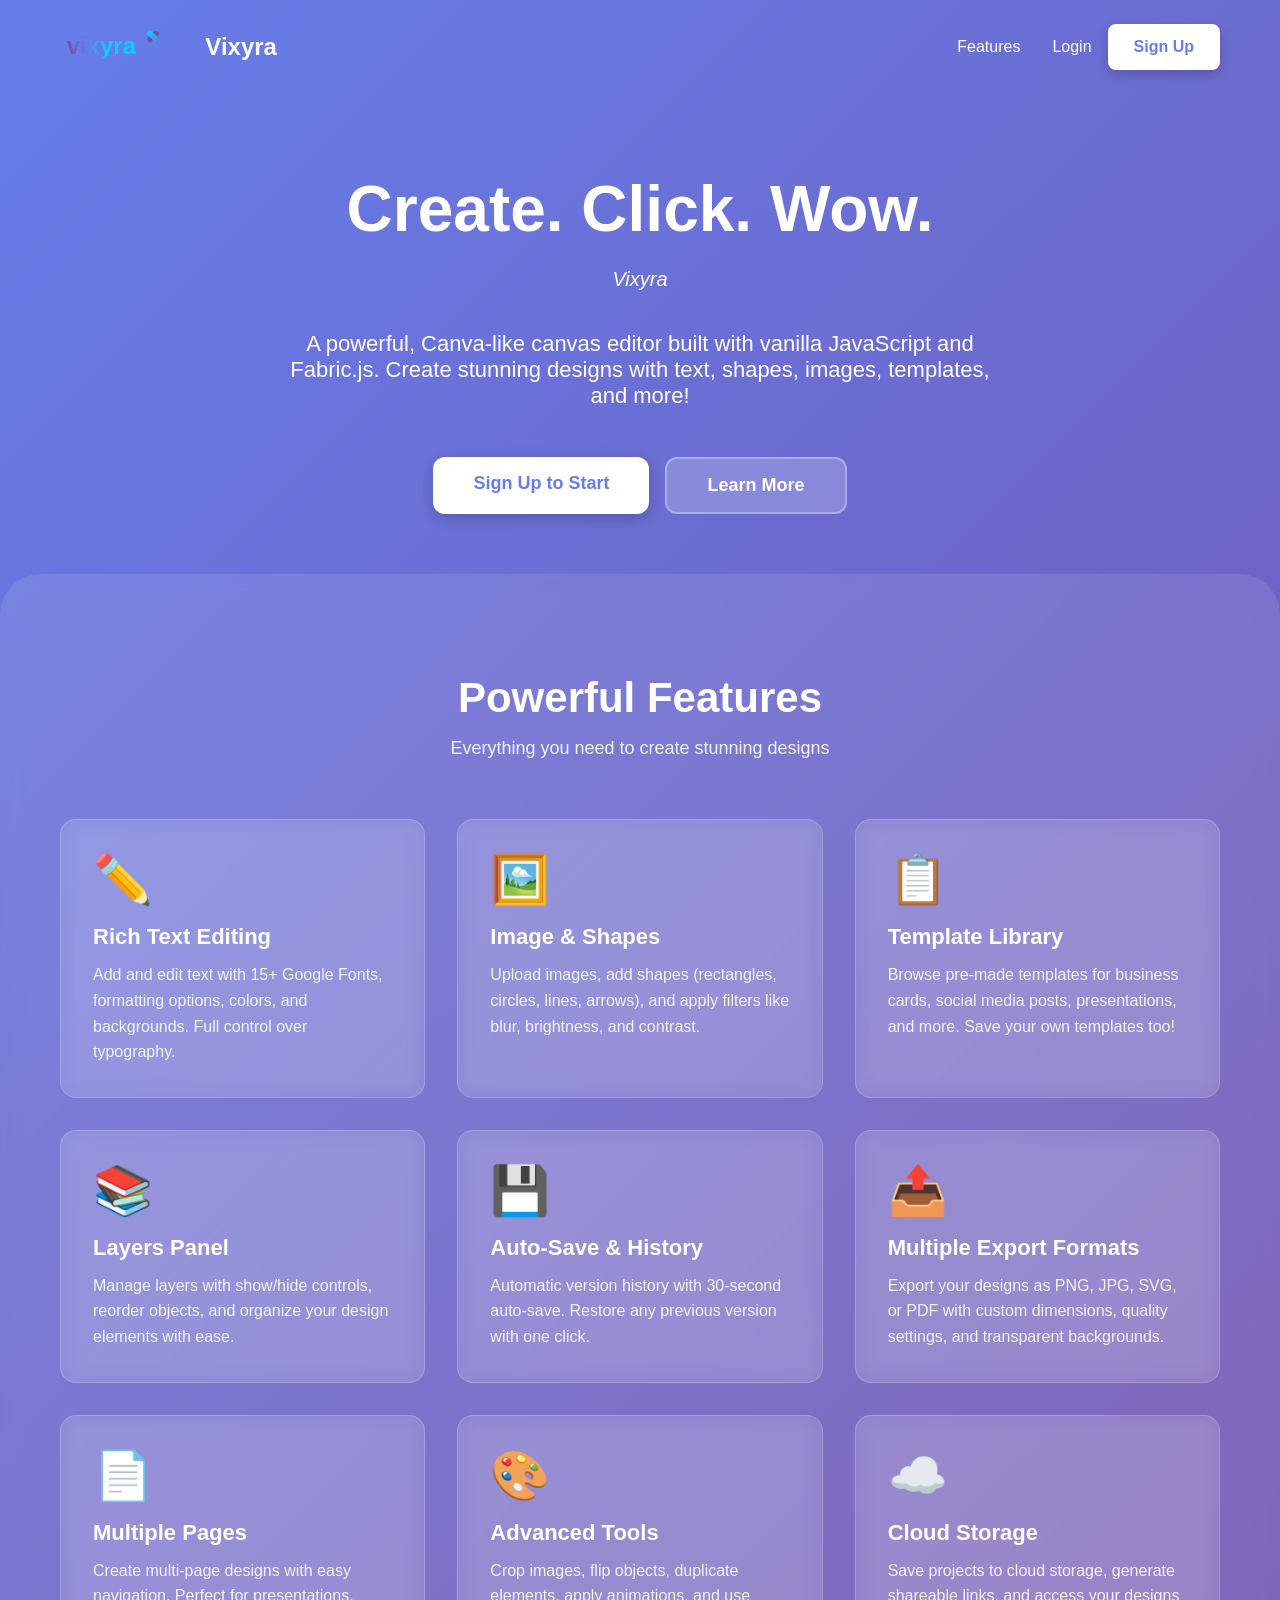
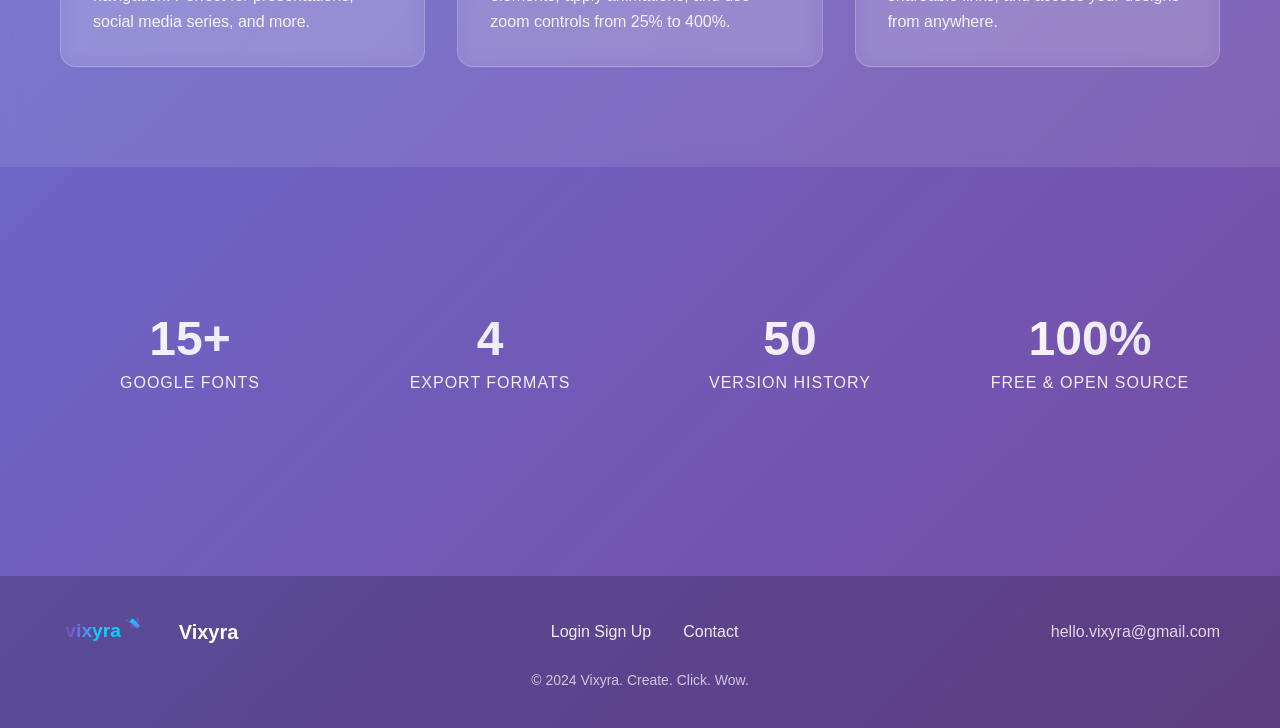
<file: index.html>
<!DOCTYPE html>
<html lang="en">
<head>
  <meta charset="utf-8" />
  <meta name="viewport" content="width=device-width, initial-scale=1" />
  <meta name="description" content="Vixyra - Create. Click. Wow. A powerful, Canva-like canvas editor built with vanilla JavaScript and Fabric.js" />
  <meta name="author" content="Vixyra" />
  <meta name="contact" content="hello.vixyra@gmail.com" />
  <title>Vixyra - Create. Click. Wow.</title>
  <link rel="icon" href="logo.svg" type="image/svg+xml" />
  <link rel="apple-touch-icon" href="logo.svg" />
  <style>
    * {
      margin: 0;
      padding: 0;
      box-sizing: border-box;
    }

    body {
      font-family: -apple-system, BlinkMacSystemFont, 'Segoe UI', Roboto, 'Helvetica Neue', Arial, sans-serif;
      background: linear-gradient(135deg, #667eea 0%, #764ba2 100%);
      color: #ffffff;
      min-height: 100vh;
      overflow-x: hidden;
    }

    .container {
      max-width: 1200px;
      margin: 0 auto;
      padding: 0 20px;
    }

    /* Header */
    header {
      padding: 24px 0;
      position: relative;
      z-index: 10;
    }

    nav {
      display: flex;
      justify-content: space-between;
      align-items: center;
    }

    .logo {
      display: flex;
      align-items: center;
      gap: 12px;
      font-size: 24px;
      font-weight: 700;
      text-decoration: none;
      color: white;
    }

    .logo img {
      height: 40px;
      width: auto;
    }

    .nav-links {
      display: flex;
      gap: 32px;
      align-items: center;
    }

    .nav-links > span {
      display: flex;
      gap: 16px;
      align-items: center;
    }

    .nav-links a {
      color: white;
      text-decoration: none;
      font-size: 16px;
      transition: opacity 0.2s;
    }

    .nav-links a:hover {
      opacity: 0.8;
    }

    .cta-button {
      background: white !important;
      color: #667eea !important;
      padding: 12px 24px;
      border-radius: 8px;
      text-decoration: none;
      font-weight: 600;
      transition: transform 0.2s, box-shadow 0.2s;
      display: inline-block;
      white-space: nowrap;
      border: 2px solid white;
      box-shadow: 0 4px 12px rgba(0, 0, 0, 0.2);
    }

    .cta-button:hover {
      transform: translateY(-2px);
      box-shadow: 0 8px 20px rgba(0, 0, 0, 0.4);
      opacity: 1;
      background: #f8f9fa !important;
    }

    /* Hero Section */
    .hero {
      text-align: center;
      padding: 80px 0 120px;
      position: relative;
    }

    .hero h1 {
      font-size: 64px;
      font-weight: 800;
      margin-bottom: 24px;
      line-height: 1.1;
      animation: fadeInUp 0.8s ease;
    }

    .hero .tagline {
      font-size: 20px;
      opacity: 0.95;
      margin-bottom: 40px;
      font-style: italic;
      animation: fadeInUp 0.8s ease 0.2s both;
    }

    .hero p {
      font-size: 22px;
      margin-bottom: 48px;
      opacity: 0.9;
      max-width: 700px;
      margin-left: auto;
      margin-right: auto;
      animation: fadeInUp 0.8s ease 0.4s both;
    }

    .hero-buttons {
      display: flex;
      gap: 16px;
      justify-content: center;
      flex-wrap: wrap;
      animation: fadeInUp 0.8s ease 0.6s both;
    }

    .btn-primary {
      background: white;
      color: #667eea;
      padding: 16px 40px;
      border-radius: 12px;
      text-decoration: none;
      font-weight: 600;
      font-size: 18px;
      transition: all 0.3s;
      display: inline-block;
      box-shadow: 0 4px 15px rgba(0, 0, 0, 0.2);
    }

    .btn-primary:hover {
      transform: translateY(-3px);
      box-shadow: 0 8px 25px rgba(0, 0, 0, 0.3);
    }

    .btn-secondary {
      background: rgba(255, 255, 255, 0.2);
      color: white;
      padding: 16px 40px;
      border-radius: 12px;
      text-decoration: none;
      font-weight: 600;
      font-size: 18px;
      transition: all 0.3s;
      display: inline-block;
      border: 2px solid rgba(255, 255, 255, 0.3);
    }

    .btn-secondary:hover {
      background: rgba(255, 255, 255, 0.3);
      border-color: rgba(255, 255, 255, 0.5);
    }

    /* Features Section */
    .features {
      background: rgba(255, 255, 255, 0.1);
      backdrop-filter: blur(10px);
      padding: 100px 0;
      margin-top: -60px;
      border-radius: 40px 40px 0 0;
      position: relative;
      z-index: 5;
    }

    .section-title {
      text-align: center;
      font-size: 42px;
      font-weight: 700;
      margin-bottom: 16px;
    }

    .section-subtitle {
      text-align: center;
      font-size: 18px;
      opacity: 0.9;
      margin-bottom: 60px;
      max-width: 600px;
      margin-left: auto;
      margin-right: auto;
    }

    .features-grid {
      display: grid;
      grid-template-columns: repeat(auto-fit, minmax(280px, 1fr));
      gap: 32px;
      margin-top: 60px;
    }

    .feature-card {
      background: rgba(255, 255, 255, 0.1);
      backdrop-filter: blur(10px);
      padding: 32px;
      border-radius: 16px;
      border: 1px solid rgba(255, 255, 255, 0.2);
      transition: transform 0.3s, box-shadow 0.3s;
    }

    .feature-card:hover {
      transform: translateY(-8px);
      box-shadow: 0 12px 30px rgba(0, 0, 0, 0.2);
      background: rgba(255, 255, 255, 0.15);
    }

    .feature-icon {
      font-size: 48px;
      margin-bottom: 16px;
    }

    .feature-card h3 {
      font-size: 22px;
      margin-bottom: 12px;
    }

    .feature-card p {
      opacity: 0.9;
      line-height: 1.6;
    }

    /* Stats Section */
    .stats {
      padding: 80px 0;
      text-align: center;
    }

    .stats-grid {
      display: grid;
      grid-template-columns: repeat(auto-fit, minmax(200px, 1fr));
      gap: 40px;
      margin-top: 40px;
    }

    .stat-item {
      padding: 24px;
    }

    .stat-number {
      font-size: 48px;
      font-weight: 800;
      margin-bottom: 8px;
      background: linear-gradient(135deg, #ffffff 0%, rgba(255, 255, 255, 0.8) 100%);
      -webkit-background-clip: text;
      -webkit-text-fill-color: transparent;
      background-clip: text;
    }

    .stat-label {
      font-size: 16px;
      opacity: 0.9;
      text-transform: uppercase;
      letter-spacing: 1px;
    }

    /* Footer */
    footer {
      background: rgba(0, 0, 0, 0.2);
      padding: 40px 0;
      text-align: center;
      margin-top: 80px;
    }

    .footer-content {
      display: flex;
      justify-content: space-between;
      align-items: center;
      flex-wrap: wrap;
      gap: 24px;
    }

    .footer-links {
      display: flex;
      gap: 32px;
      flex-wrap: wrap;
    }

    .footer-links a {
      color: white;
      text-decoration: none;
      opacity: 0.9;
      transition: opacity 0.2s;
    }

    .footer-links a:hover {
      opacity: 1;
    }

    .footer-contact {
      opacity: 0.8;
    }

    /* Animations */
    @keyframes fadeInUp {
      from {
        opacity: 0;
        transform: translateY(30px);
      }
      to {
        opacity: 1;
        transform: translateY(0);
      }
    }

    /* Responsive */
    @media (max-width: 768px) {
      .hero h1 {
        font-size: 42px;
      }

      .hero p {
        font-size: 18px;
      }

      .nav-links {
        gap: 16px;
      }

      .nav-links > span {
        gap: 12px;
      }

      .cta-button {
        padding: 10px 20px;
        font-size: 14px;
      }

      .features-grid {
        grid-template-columns: 1fr;
      }

      .footer-content {
        flex-direction: column;
        text-align: center;
      }
    }
  </style>
</head>
<body>
  <!-- Header -->
  <header>
    <div class="container">
      <nav>
        <a href="index.html" class="logo">
          <img src="logo.svg" alt="Vixyra Logo" />
          <span>Vixyra</span>
        </a>
        <div class="nav-links">
          <a href="#features">Features</a>
          <span id="authLinks">
            <a href="login.html">Login</a>
            <a href="signup.html" class="cta-button">Sign Up</a>
          </span>
          <span id="userLinks" style="display: none;">
            <a href="dashboard.html">Dashboard</a>
            <a href="editor.html" class="cta-button">Launch Editor</a>
          </span>
        </div>
      </nav>
    </div>
  </header>

  <!-- Hero Section -->
  <section class="hero">
    <div class="container">
      <h1>Create. Click. Wow.</h1>
      <p class="tagline">Vixyra</p>
      <p>A powerful, Canva-like canvas editor built with vanilla JavaScript and Fabric.js. Create stunning designs with text, shapes, images, templates, and more!</p>
      <div class="hero-buttons">
        <a href="#" id="startCreatingBtn" class="btn-primary">Start Creating</a>
        <a href="#features" class="btn-secondary">Learn More</a>
      </div>
    </div>
  </section>

  <!-- Features Section -->
  <section class="features" id="features">
    <div class="container">
      <h2 class="section-title">Powerful Features</h2>
      <p class="section-subtitle">Everything you need to create stunning designs</p>
      
      <div class="features-grid">
        <div class="feature-card">
          <div class="feature-icon">✏️</div>
          <h3>Rich Text Editing</h3>
          <p>Add and edit text with 15+ Google Fonts, formatting options, colors, and backgrounds. Full control over typography.</p>
        </div>

        <div class="feature-card">
          <div class="feature-icon">🖼️</div>
          <h3>Image & Shapes</h3>
          <p>Upload images, add shapes (rectangles, circles, lines, arrows), and apply filters like blur, brightness, and contrast.</p>
        </div>

        <div class="feature-card">
          <div class="feature-icon">📋</div>
          <h3>Template Library</h3>
          <p>Browse pre-made templates for business cards, social media posts, presentations, and more. Save your own templates too!</p>
        </div>

        <div class="feature-card">
          <div class="feature-icon">📚</div>
          <h3>Layers Panel</h3>
          <p>Manage layers with show/hide controls, reorder objects, and organize your design elements with ease.</p>
        </div>

        <div class="feature-card">
          <div class="feature-icon">💾</div>
          <h3>Auto-Save & History</h3>
          <p>Automatic version history with 30-second auto-save. Restore any previous version with one click.</p>
        </div>

        <div class="feature-card">
          <div class="feature-icon">📤</div>
          <h3>Multiple Export Formats</h3>
          <p>Export your designs as PNG, JPG, SVG, or PDF with custom dimensions, quality settings, and transparent backgrounds.</p>
        </div>

        <div class="feature-card">
          <div class="feature-icon">📄</div>
          <h3>Multiple Pages</h3>
          <p>Create multi-page designs with easy navigation. Perfect for presentations, social media series, and more.</p>
        </div>

        <div class="feature-card">
          <div class="feature-icon">🎨</div>
          <h3>Advanced Tools</h3>
          <p>Crop images, flip objects, duplicate elements, apply animations, and use zoom controls from 25% to 400%.</p>
        </div>

        <div class="feature-card">
          <div class="feature-icon">☁️</div>
          <h3>Cloud Storage</h3>
          <p>Save projects to cloud storage, generate shareable links, and access your designs from anywhere.</p>
        </div>
      </div>
    </div>
  </section>

  <!-- Stats Section -->
  <section class="stats">
    <div class="container">
      <div class="stats-grid">
        <div class="stat-item">
          <div class="stat-number">15+</div>
          <div class="stat-label">Google Fonts</div>
        </div>
        <div class="stat-item">
          <div class="stat-number">4</div>
          <div class="stat-label">Export Formats</div>
        </div>
        <div class="stat-item">
          <div class="stat-number">50</div>
          <div class="stat-label">Version History</div>
        </div>
        <div class="stat-item">
          <div class="stat-number">100%</div>
          <div class="stat-label">Free & Open Source</div>
        </div>
      </div>
    </div>
  </section>

  <!-- Footer -->
  <footer>
    <div class="container">
      <div class="footer-content">
        <div>
          <a href="index.html" class="logo" style="font-size: 20px;">
            <img src="logo.svg" alt="Vixyra Logo" style="height: 32px;" />
            <span>Vixyra</span>
          </a>
        </div>
        <div class="footer-links">
          <span id="footerAuthLinks">
            <a href="login.html">Login</a>
            <a href="signup.html">Sign Up</a>
          </span>
          <span id="footerUserLinks" style="display: none;">
            <a href="dashboard.html">Dashboard</a>
            <a href="editor.html">Editor</a>
          </span>
          <a href="mailto:hello.vixyra@gmail.com">Contact</a>
        </div>
        <div class="footer-contact">
          <p>hello.vixyra@gmail.com</p>
        </div>
      </div>
      <p style="margin-top: 24px; opacity: 0.7; font-size: 14px;">
        © 2024 Vixyra. Create. Click. Wow.
      </p>
    </div>
  </footer>

  <script src="auth.js"></script>
  <script src="ui-helpers.js"></script>
  <script>
    // Update navigation based on auth status
    function updateNavigation() {
      const isAuthenticated = AuthService.isAuthenticated();
      const authLinks = document.getElementById('authLinks');
      const userLinks = document.getElementById('userLinks');
      const footerAuthLinks = document.getElementById('footerAuthLinks');
      const footerUserLinks = document.getElementById('footerUserLinks');
      const startCreatingBtn = document.getElementById('startCreatingBtn');
      
      if (isAuthenticated) {
        authLinks.style.display = 'none';
        userLinks.style.display = 'flex';
        footerAuthLinks.style.display = 'none';
        footerUserLinks.style.display = 'inline';
        startCreatingBtn.href = 'editor.html';
        startCreatingBtn.textContent = 'Start Creating';
      } else {
        authLinks.style.display = 'flex';
        authLinks.style.gap = '16px';
        authLinks.style.alignItems = 'center';
        userLinks.style.display = 'none';
        footerAuthLinks.style.display = 'inline';
        footerUserLinks.style.display = 'none';
        startCreatingBtn.href = 'signup.html';
        startCreatingBtn.textContent = 'Sign Up to Start';
      }
    }
    
    updateNavigation();
  </script>
</body>
</html>
</file>
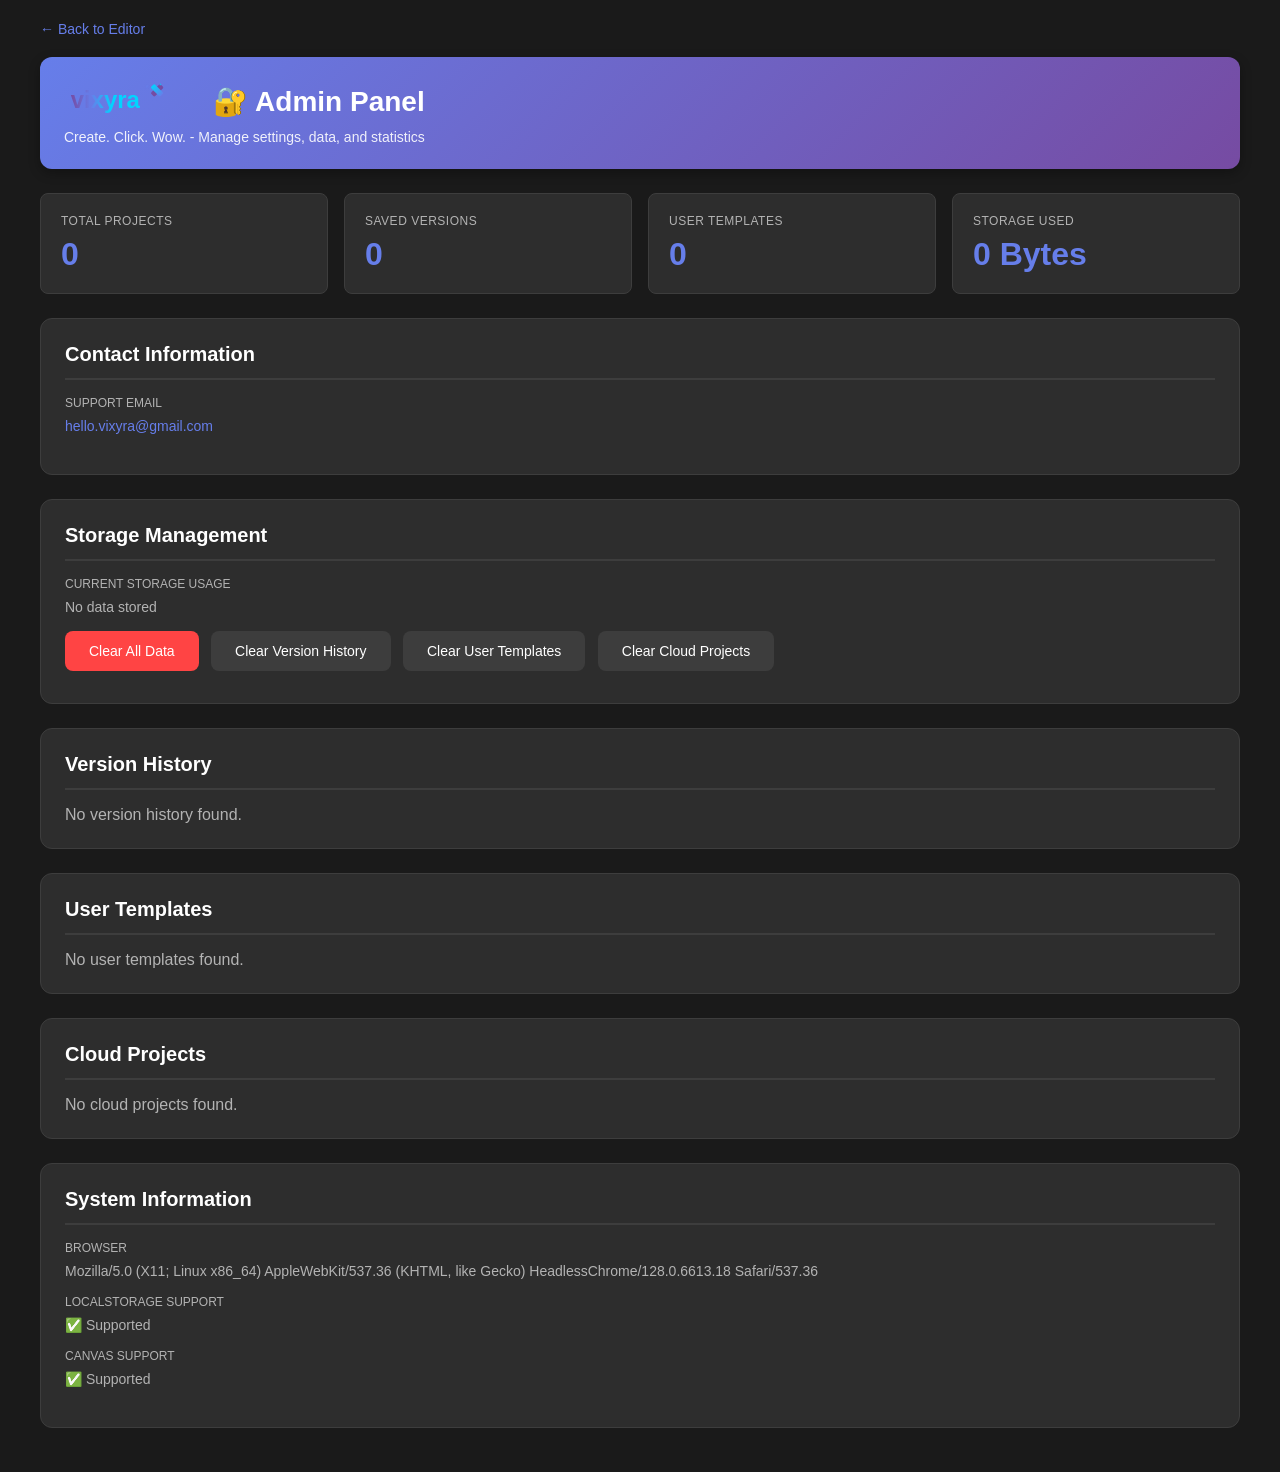
<file: admin.html>
<!DOCTYPE html>
<html lang="en">
<head>
  <meta charset="utf-8" />
  <meta name="viewport" content="width=device-width, initial-scale=1" />
  <title>Admin Panel - Vixyra</title>
  <link rel="icon" href="logo.svg" type="image/svg+xml" />
  <style>
    * {
      margin: 0;
      padding: 0;
      box-sizing: border-box;
    }

    body {
      font-family: -apple-system, BlinkMacSystemFont, 'Segoe UI', Roboto, 'Helvetica Neue', Arial, sans-serif;
      background: #1a1a1a;
      color: #ffffff;
      min-height: 100vh;
      padding: 20px;
    }

    .admin-container {
      max-width: 1200px;
      margin: 0 auto;
    }

    .admin-header {
      background: linear-gradient(135deg, #667eea 0%, #764ba2 100%);
      padding: 24px;
      border-radius: 12px;
      margin-bottom: 24px;
      box-shadow: 0 4px 12px rgba(0, 0, 0, 0.3);
    }

    .admin-header h1 {
      font-size: 28px;
      margin-bottom: 8px;
    }

    .admin-header p {
      opacity: 0.9;
      font-size: 14px;
    }

    .admin-stats {
      display: grid;
      grid-template-columns: repeat(auto-fit, minmax(200px, 1fr));
      gap: 16px;
      margin-bottom: 24px;
    }

    .stat-card {
      background: #2d2d2d;
      padding: 20px;
      border-radius: 8px;
      border: 1px solid #3d3d3d;
    }

    .stat-card-title {
      font-size: 12px;
      color: #b3b3b3;
      text-transform: uppercase;
      margin-bottom: 8px;
      letter-spacing: 0.5px;
    }

    .stat-card-value {
      font-size: 32px;
      font-weight: 600;
      color: #667eea;
    }

    .admin-section {
      background: #2d2d2d;
      padding: 24px;
      border-radius: 12px;
      margin-bottom: 24px;
      border: 1px solid #3d3d3d;
    }

    .admin-section-title {
      font-size: 20px;
      font-weight: 600;
      margin-bottom: 16px;
      padding-bottom: 12px;
      border-bottom: 2px solid #3d3d3d;
    }

    .admin-button {
      background: #667eea;
      color: white;
      border: none;
      padding: 12px 24px;
      border-radius: 8px;
      font-size: 14px;
      font-weight: 500;
      cursor: pointer;
      transition: all 0.2s;
      margin-right: 8px;
      margin-bottom: 8px;
    }

    .admin-button:hover {
      background: #5568d3;
      transform: translateY(-1px);
    }

    .admin-button.danger {
      background: #ff4444;
    }

    .admin-button.danger:hover {
      background: #cc0000;
    }

    .admin-button.secondary {
      background: #3d3d3d;
    }

    .admin-button.secondary:hover {
      background: #4d4d4d;
    }

    .data-table {
      width: 100%;
      border-collapse: collapse;
      margin-top: 16px;
    }

    .data-table th,
    .data-table td {
      padding: 12px;
      text-align: left;
      border-bottom: 1px solid #3d3d3d;
    }

    .data-table th {
      background: #3d3d3d;
      font-weight: 600;
      font-size: 12px;
      text-transform: uppercase;
      color: #b3b3b3;
    }

    .data-table tr:hover {
      background: #3d3d3d;
    }

    .input-group {
      margin-bottom: 16px;
    }

    .input-group label {
      display: block;
      font-size: 12px;
      color: #b3b3b3;
      margin-bottom: 8px;
      text-transform: uppercase;
    }

    .input-group input,
    .input-group textarea,
    .input-group select {
      width: 100%;
      padding: 10px 12px;
      background: #3d3d3d;
      border: 1px solid #4d4d4d;
      border-radius: 6px;
      color: white;
      font-size: 14px;
    }

    .input-group input:focus,
    .input-group textarea:focus,
    .input-group select:focus {
      outline: none;
      border-color: #667eea;
    }

    .back-link {
      display: inline-block;
      color: #667eea;
      text-decoration: none;
      margin-bottom: 20px;
      font-size: 14px;
    }

    .back-link:hover {
      text-decoration: underline;
    }

    .alert {
      padding: 12px 16px;
      border-radius: 6px;
      margin-bottom: 16px;
    }

    .alert.success {
      background: #4caf50;
      color: white;
    }

    .alert.error {
      background: #ff4444;
      color: white;
    }

    .alert.info {
      background: #2196F3;
      color: white;
    }
  </style>
</head>
<body>
  <div class="admin-container">
    <a href="index.html" class="back-link">← Back to Editor</a>
    
    <div class="admin-header">
      <div style="display: flex; align-items: center; gap: 16px; margin-bottom: 8px;">
        <img src="logo.svg" alt="Vixyra Logo" style="height: 40px; width: auto;" />
        <h1 style="margin: 0;">🔐 Admin Panel</h1>
      </div>
      <p>Create. Click. Wow. - Manage settings, data, and statistics</p>
    </div>

    <div id="alertContainer"></div>

    <div class="admin-stats">
      <div class="stat-card">
        <div class="stat-card-title">Total Projects</div>
        <div class="stat-card-value" id="totalProjects">0</div>
      </div>
      <div class="stat-card">
        <div class="stat-card-title">Saved Versions</div>
        <div class="stat-card-value" id="totalVersions">0</div>
      </div>
      <div class="stat-card">
        <div class="stat-card-title">User Templates</div>
        <div class="stat-card-value" id="totalTemplates">0</div>
      </div>
      <div class="stat-card">
        <div class="stat-card-title">Storage Used</div>
        <div class="stat-card-value" id="storageUsed">0 KB</div>
      </div>
    </div>

    <div class="admin-section">
      <div class="admin-section-title">Contact Information</div>
      <div class="input-group">
        <label>Support Email</label>
        <div style="color: #b3b3b3; font-size: 14px;">
          <a href="mailto:hello.vixyra@gmail.com" style="color: #667eea; text-decoration: none;">hello.vixyra@gmail.com</a>
        </div>
      </div>
    </div>

    <div class="admin-section">
      <div class="admin-section-title">Storage Management</div>
      <div class="input-group">
        <label>Current Storage Usage</label>
        <div id="storageDetails" style="color: #b3b3b3; font-size: 14px;">
          Calculating...
        </div>
      </div>
      <button class="admin-button danger" onclick="clearAllData()">Clear All Data</button>
      <button class="admin-button secondary" onclick="clearVersionHistory()">Clear Version History</button>
      <button class="admin-button secondary" onclick="clearTemplates()">Clear User Templates</button>
      <button class="admin-button secondary" onclick="clearCloudProjects()">Clear Cloud Projects</button>
    </div>

    <div class="admin-section">
      <div class="admin-section-title">Version History</div>
      <div id="versionHistoryAdmin">
        <p style="color: #b3b3b3;">Loading version history...</p>
      </div>
    </div>

    <div class="admin-section">
      <div class="admin-section-title">User Templates</div>
      <div id="templatesAdmin">
        <p style="color: #b3b3b3;">Loading templates...</p>
      </div>
    </div>

    <div class="admin-section">
      <div class="admin-section-title">Cloud Projects</div>
      <div id="cloudProjectsAdmin">
        <p style="color: #b3b3b3;">Loading cloud projects...</p>
      </div>
    </div>

    <div class="admin-section">
      <div class="admin-section-title">System Information</div>
      <div class="input-group">
        <label>Browser</label>
        <div style="color: #b3b3b3; font-size: 14px;" id="browserInfo"></div>
      </div>
      <div class="input-group">
        <label>LocalStorage Support</label>
        <div style="color: #b3b3b3; font-size: 14px;" id="localStorageInfo"></div>
      </div>
      <div class="input-group">
        <label>Canvas Support</label>
        <div style="color: #b3b3b3; font-size: 14px;" id="canvasInfo"></div>
      </div>
    </div>
  </div>

  <script>
    // Admin Panel Script
    function showAlert(message, type = 'info') {
      const container = document.getElementById('alertContainer');
      const alert = document.createElement('div');
      alert.className = `alert ${type}`;
      alert.textContent = message;
      container.appendChild(alert);
      setTimeout(() => alert.remove(), 5000);
    }

    function formatBytes(bytes) {
      if (bytes === 0) return '0 Bytes';
      const k = 1024;
      const sizes = ['Bytes', 'KB', 'MB', 'GB'];
      const i = Math.floor(Math.log(bytes) / Math.log(k));
      return Math.round(bytes / Math.pow(k, i) * 100) / 100 + ' ' + sizes[i];
    }

    function calculateStorage() {
      let total = 0;
      for (let key in localStorage) {
        if (localStorage.hasOwnProperty(key) && key.startsWith('vixyra_')) {
          total += localStorage[key].length + key.length;
        }
      }
      return total * 2; // Approximate (UTF-16 encoding)
    }

    function updateStats() {
      // Total projects (from localStorage)
      const lastProject = localStorage.getItem('vixyra_lastProject');
      document.getElementById('totalProjects').textContent = lastProject ? '1' : '0';

      // Total versions
      const versions = JSON.parse(localStorage.getItem('vixyra_versionHistory') || '[]');
      document.getElementById('totalVersions').textContent = versions.length;

      // User templates
      const templates = JSON.parse(localStorage.getItem('vixyra_userTemplates') || '[]');
      document.getElementById('totalTemplates').textContent = templates.length;

      // Storage used
      const storage = calculateStorage();
      document.getElementById('storageUsed').textContent = formatBytes(storage);

      // Storage details
      const details = [];
      for (let key in localStorage) {
        if (localStorage.hasOwnProperty(key) && key.startsWith('vixyra_')) {
          const size = (localStorage[key].length + key.length) * 2;
          details.push(`${key}: ${formatBytes(size)}`);
        }
      }
      document.getElementById('storageDetails').innerHTML = details.length > 0 
        ? details.join('<br>') 
        : 'No data stored';
    }

    function loadVersionHistory() {
      const container = document.getElementById('versionHistoryAdmin');
      const versions = JSON.parse(localStorage.getItem('vixyra_versionHistory') || '[]');
      
      if (versions.length === 0) {
        container.innerHTML = '<p style="color: #b3b3b3;">No version history found.</p>';
        return;
      }

      const sorted = [...versions].sort((a, b) => b.id - a.id);
      let html = '<table class="data-table"><thead><tr><th>Version</th><th>Date</th><th>Actions</th></tr></thead><tbody>';
      
      sorted.forEach((version, index) => {
        const date = new Date(version.timestamp);
        html += `
          <tr>
            <td>Version ${sorted.length - index}</td>
            <td>${date.toLocaleString()}</td>
            <td>
              <button class="admin-button secondary" onclick="deleteVersion(${version.id})" style="padding: 6px 12px; font-size: 12px;">Delete</button>
            </td>
          </tr>
        `;
      });
      
      html += '</tbody></table>';
      container.innerHTML = html;
    }

    function loadTemplates() {
      const container = document.getElementById('templatesAdmin');
      const templates = JSON.parse(localStorage.getItem('vixyra_userTemplates') || '[]');
      
      if (templates.length === 0) {
        container.innerHTML = '<p style="color: #b3b3b3;">No user templates found.</p>';
        return;
      }

      let html = '<table class="data-table"><thead><tr><th>Name</th><th>Category</th><th>Created</th><th>Actions</th></tr></thead><tbody>';
      
      templates.forEach(template => {
        const date = new Date(template.id);
        html += `
          <tr>
            <td>${template.name}</td>
            <td>${template.category || 'custom'}</td>
            <td>${date.toLocaleString()}</td>
            <td>
              <button class="admin-button secondary" onclick="deleteTemplate(${template.id})" style="padding: 6px 12px; font-size: 12px;">Delete</button>
            </td>
          </tr>
        `;
      });
      
      html += '</tbody></table>';
      container.innerHTML = html;
    }

    function loadCloudProjects() {
      const container = document.getElementById('cloudProjectsAdmin');
      const projects = JSON.parse(localStorage.getItem('vixyra_cloudProjects') || '[]');
      
      if (projects.length === 0) {
        container.innerHTML = '<p style="color: #b3b3b3;">No cloud projects found.</p>';
        return;
      }

      let html = '<table class="data-table"><thead><tr><th>Date</th><th>Actions</th></tr></thead><tbody>';
      
      projects.forEach((project, index) => {
        const date = new Date(project.timestamp);
        html += `
          <tr>
            <td>${date.toLocaleString()}</td>
            <td>
              <button class="admin-button secondary" onclick="deleteCloudProject(${index})" style="padding: 6px 12px; font-size: 12px;">Delete</button>
            </td>
          </tr>
        `;
      });
      
      html += '</tbody></table>';
      container.innerHTML = html;
    }

    function clearAllData() {
      if (confirm('Are you sure you want to clear ALL data? This cannot be undone!')) {
        const keys = Object.keys(localStorage).filter(k => k.startsWith('vixyra_'));
        keys.forEach(key => localStorage.removeItem(key));
        showAlert('All data cleared successfully', 'success');
        updateStats();
        loadVersionHistory();
        loadTemplates();
        loadCloudProjects();
      }
    }

    function clearVersionHistory() {
      if (confirm('Clear all version history?')) {
        localStorage.removeItem('vixyra_versionHistory');
        showAlert('Version history cleared', 'success');
        updateStats();
        loadVersionHistory();
      }
    }

    function clearTemplates() {
      if (confirm('Clear all user templates?')) {
        localStorage.removeItem('vixyra_userTemplates');
        showAlert('Templates cleared', 'success');
        updateStats();
        loadTemplates();
      }
    }

    function clearCloudProjects() {
      if (confirm('Clear all cloud projects?')) {
        localStorage.removeItem('vixyra_cloudProjects');
        showAlert('Cloud projects cleared', 'success');
        updateStats();
        loadCloudProjects();
      }
    }

    function deleteVersion(id) {
      if (confirm('Delete this version?')) {
        const versions = JSON.parse(localStorage.getItem('vixyra_versionHistory') || '[]');
        const filtered = versions.filter(v => v.id !== id);
        localStorage.setItem('vixyra_versionHistory', JSON.stringify(filtered));
        showAlert('Version deleted', 'success');
        updateStats();
        loadVersionHistory();
      }
    }

    function deleteTemplate(id) {
      if (confirm('Delete this template?')) {
        const templates = JSON.parse(localStorage.getItem('vixyra_userTemplates') || '[]');
        const filtered = templates.filter(t => t.id !== id);
        localStorage.setItem('vixyra_userTemplates', JSON.stringify(filtered));
        showAlert('Template deleted', 'success');
        updateStats();
        loadTemplates();
      }
    }

    function deleteCloudProject(index) {
      if (confirm('Delete this cloud project?')) {
        const projects = JSON.parse(localStorage.getItem('vixyra_cloudProjects') || '[]');
        projects.splice(index, 1);
        localStorage.setItem('vixyra_cloudProjects', JSON.stringify(projects));
        showAlert('Cloud project deleted', 'success');
        updateStats();
        loadCloudProjects();
      }
    }

    // Initialize
    document.addEventListener('DOMContentLoaded', function() {
      updateStats();
      loadVersionHistory();
      loadTemplates();
      loadCloudProjects();

      // System info
      document.getElementById('browserInfo').textContent = navigator.userAgent;
      document.getElementById('localStorageInfo').textContent = 
        typeof(Storage) !== "undefined" ? "✅ Supported" : "❌ Not Supported";
      document.getElementById('canvasInfo').textContent = 
        document.createElement('canvas').getContext ? "✅ Supported" : "❌ Not Supported";
    });
  </script>
</body>
</html>
</file>
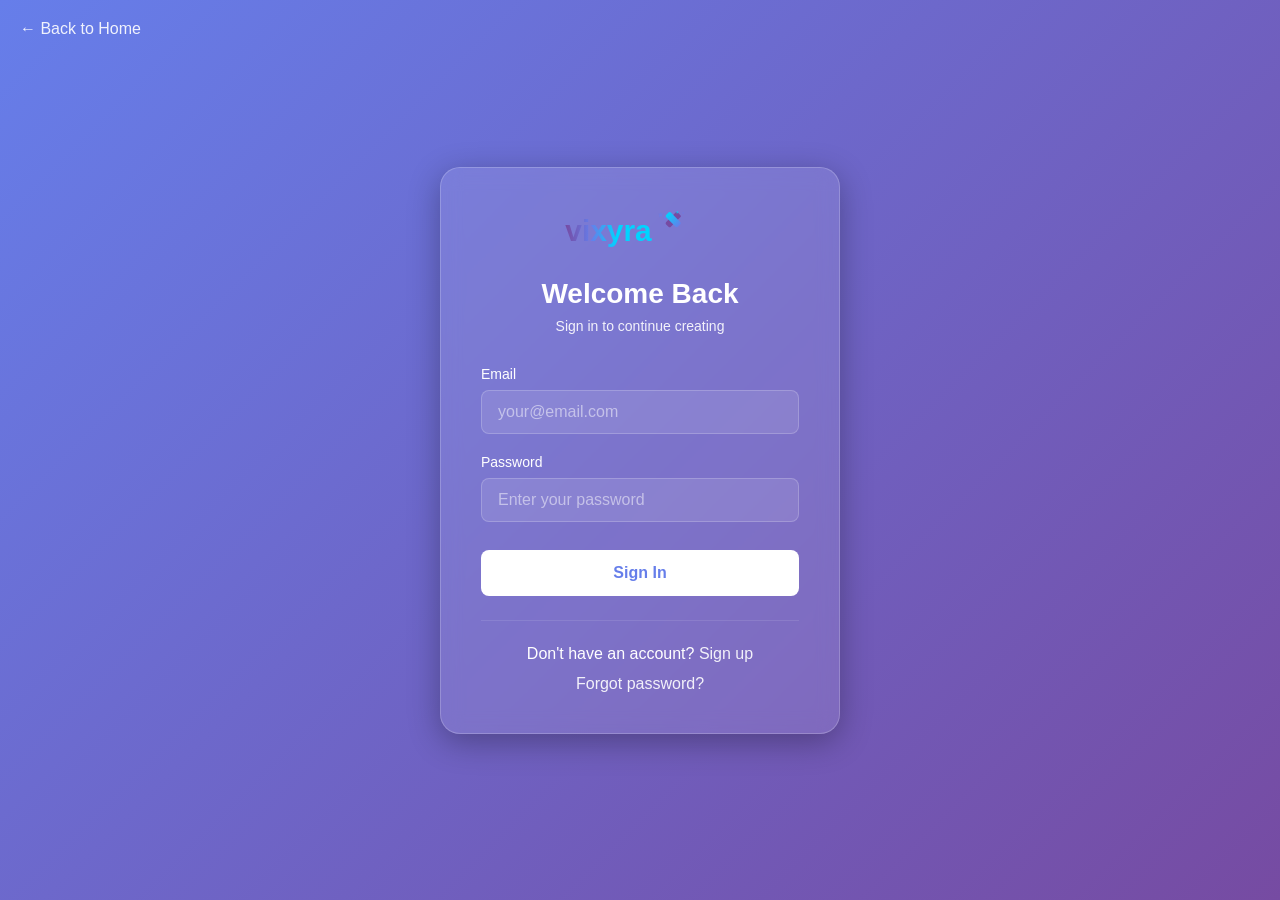
<file: dashboard.html>
<!DOCTYPE html>
<html lang="en">
<head>
  <meta charset="utf-8" />
  <meta name="viewport" content="width=device-width, initial-scale=1" />
  <title>Dashboard - Vixyra</title>
  <link rel="icon" href="logo.svg" type="image/svg+xml" />
  <style>
    * {
      margin: 0;
      padding: 0;
      box-sizing: border-box;
    }

    body {
      font-family: -apple-system, BlinkMacSystemFont, 'Segoe UI', Roboto, 'Helvetica Neue', Arial, sans-serif;
      background: linear-gradient(135deg, #667eea 0%, #764ba2 100%);
      color: #ffffff;
      min-height: 100vh;
      padding: 20px;
    }

    .container {
      max-width: 1200px;
      margin: 0 auto;
    }

    /* Header */
    header {
      display: flex;
      justify-content: space-between;
      align-items: center;
      margin-bottom: 32px;
      flex-wrap: wrap;
      gap: 16px;
    }

    .logo {
      display: flex;
      align-items: center;
      gap: 12px;
      font-size: 24px;
      font-weight: 700;
      text-decoration: none;
      color: white;
    }

    .logo img {
      height: 40px;
      width: auto;
    }

    .header-actions {
      display: flex;
      gap: 12px;
      align-items: center;
    }

    .btn {
      padding: 10px 20px;
      border-radius: 8px;
      text-decoration: none;
      font-weight: 500;
      transition: all 0.3s;
      border: none;
      cursor: pointer;
      font-size: 14px;
    }

    .btn-primary {
      background: white;
      color: #667eea;
    }

    .btn-primary:hover {
      transform: translateY(-2px);
      box-shadow: 0 4px 12px rgba(0, 0, 0, 0.2);
    }

    .btn-secondary {
      background: rgba(255, 255, 255, 0.2);
      color: white;
      border: 1px solid rgba(255, 255, 255, 0.3);
    }

    .btn-secondary:hover {
      background: rgba(255, 255, 255, 0.3);
    }

    /* Welcome Section */
    .welcome-section {
      background: rgba(255, 255, 255, 0.1);
      backdrop-filter: blur(10px);
      border-radius: 16px;
      padding: 32px;
      margin-bottom: 32px;
      border: 1px solid rgba(255, 255, 255, 0.2);
    }

    .welcome-section h1 {
      font-size: 32px;
      margin-bottom: 8px;
    }

    .welcome-section p {
      opacity: 0.9;
      font-size: 16px;
    }

    /* Stats Grid */
    .stats-grid {
      display: grid;
      grid-template-columns: repeat(auto-fit, minmax(200px, 1fr));
      gap: 20px;
      margin-bottom: 32px;
    }

    .stat-card {
      background: rgba(255, 255, 255, 0.1);
      backdrop-filter: blur(10px);
      border-radius: 12px;
      padding: 24px;
      border: 1px solid rgba(255, 255, 255, 0.2);
    }

    .stat-card-title {
      font-size: 14px;
      opacity: 0.8;
      margin-bottom: 8px;
      text-transform: uppercase;
      letter-spacing: 0.5px;
    }

    .stat-card-value {
      font-size: 32px;
      font-weight: 700;
    }

    /* Projects Section */
    .projects-section {
      background: rgba(255, 255, 255, 0.1);
      backdrop-filter: blur(10px);
      border-radius: 16px;
      padding: 32px;
      border: 1px solid rgba(255, 255, 255, 0.2);
      margin-bottom: 32px;
    }

    .section-header {
      display: flex;
      justify-content: space-between;
      align-items: center;
      margin-bottom: 24px;
      flex-wrap: wrap;
      gap: 16px;
    }

    .section-header h2 {
      font-size: 24px;
    }

    /* Search and Filters */
    .search-filters {
      display: flex;
      gap: 16px;
      margin-bottom: 24px;
      flex-wrap: wrap;
      align-items: center;
    }

    .search-box {
      flex: 1;
      min-width: 200px;
      position: relative;
    }

    .search-box input {
      width: 100%;
      padding: 12px 16px 12px 40px;
      background: rgba(255, 255, 255, 0.1);
      border: 1px solid rgba(255, 255, 255, 0.2);
      border-radius: 8px;
      color: white;
      font-size: 14px;
    }

    .search-box input::placeholder {
      color: rgba(255, 255, 255, 0.5);
    }

    .search-box::before {
      content: '🔍';
      position: absolute;
      left: 12px;
      top: 50%;
      transform: translateY(-50%);
      opacity: 0.7;
    }

    .filter-select {
      padding: 12px 16px;
      background: rgba(255, 255, 255, 0.1);
      border: 1px solid rgba(255, 255, 255, 0.2);
      border-radius: 8px;
      color: white;
      font-size: 14px;
      cursor: pointer;
    }

    .filter-select option {
      background: #667eea;
      color: white;
    }

    .projects-grid {
      display: grid;
      grid-template-columns: repeat(auto-fill, minmax(280px, 1fr));
      gap: 24px;
    }

    .project-card {
      background: rgba(255, 255, 255, 0.1);
      border-radius: 16px;
      overflow: hidden;
      border: 1px solid rgba(255, 255, 255, 0.2);
      transition: all 0.3s;
      cursor: pointer;
      display: flex;
      flex-direction: column;
    }

    .project-card:hover {
      transform: translateY(-6px);
      background: rgba(255, 255, 255, 0.15);
      box-shadow: 0 12px 24px rgba(0, 0, 0, 0.3);
    }

    .project-thumbnail {
      width: 100%;
      height: 180px;
      background: rgba(255, 255, 255, 0.05);
      display: flex;
      align-items: center;
      justify-content: center;
      overflow: hidden;
      position: relative;
    }

    .project-thumbnail img {
      width: 100%;
      height: 100%;
      object-fit: cover;
    }

    .project-thumbnail-placeholder {
      font-size: 48px;
      opacity: 0.3;
    }

    .project-card-body {
      padding: 16px;
      flex: 1;
      display: flex;
      flex-direction: column;
    }

    .project-card-header {
      display: flex;
      justify-content: space-between;
      align-items: start;
      margin-bottom: 8px;
    }

    .project-card-title {
      font-size: 16px;
      font-weight: 600;
      margin-bottom: 4px;
      flex: 1;
    }

    .project-card-folder {
      font-size: 11px;
      opacity: 0.7;
      background: rgba(255, 255, 255, 0.1);
      padding: 2px 8px;
      border-radius: 4px;
      display: inline-block;
      margin-bottom: 8px;
    }

    .project-card-date {
      font-size: 12px;
      opacity: 0.7;
    }

    .project-card-actions {
      display: flex;
      gap: 8px;
      margin-top: 12px;
      flex-wrap: wrap;
    }

    .project-card-menu {
      position: relative;
    }

    .project-menu-btn {
      background: transparent;
      border: none;
      color: white;
      font-size: 18px;
      cursor: pointer;
      padding: 4px 8px;
      opacity: 0.7;
      transition: opacity 0.2s;
    }

    .project-menu-btn:hover {
      opacity: 1;
    }

    .project-menu-dropdown {
      position: absolute;
      top: 100%;
      right: 0;
      background: rgba(0, 0, 0, 0.9);
      backdrop-filter: blur(10px);
      border-radius: 8px;
      padding: 8px;
      min-width: 150px;
      display: none;
      z-index: 100;
      margin-top: 4px;
    }

    .project-menu-dropdown.show {
      display: block;
    }

    .project-menu-item {
      padding: 8px 12px;
      cursor: pointer;
      border-radius: 4px;
      font-size: 14px;
      transition: background 0.2s;
    }

    .project-menu-item:hover {
      background: rgba(255, 255, 255, 0.1);
    }

    .btn-small {
      padding: 6px 12px;
      font-size: 12px;
      border-radius: 6px;
    }

    .empty-state {
      text-align: center;
      padding: 60px 20px;
      opacity: 0.8;
    }

    .empty-state-icon {
      font-size: 64px;
      margin-bottom: 16px;
    }

    .modal {
      display: none;
      position: fixed;
      top: 0;
      left: 0;
      width: 100%;
      height: 100%;
      background: rgba(0, 0, 0, 0.7);
      backdrop-filter: blur(4px);
      z-index: 1000;
      align-items: center;
      justify-content: center;
    }

    .modal-content {
      background: rgba(102, 126, 234, 0.95);
      backdrop-filter: blur(10px);
      border-radius: 16px;
      padding: 24px;
      max-width: 500px;
      width: 90%;
      border: 1px solid rgba(255, 255, 255, 0.2);
    }

    .modal-content h3 {
      margin-bottom: 16px;
    }

    /* Profile Section */
    .profile-section {
      background: rgba(255, 255, 255, 0.1);
      backdrop-filter: blur(10px);
      border-radius: 16px;
      padding: 32px;
      border: 1px solid rgba(255, 255, 255, 0.2);
    }

    .profile-header {
      display: flex;
      align-items: center;
      gap: 20px;
      margin-bottom: 24px;
    }

    .profile-avatar {
      width: 80px;
      height: 80px;
      border-radius: 50%;
      background: rgba(255, 255, 255, 0.2);
      display: flex;
      align-items: center;
      justify-content: center;
      font-size: 32px;
      font-weight: 700;
    }

    .profile-info h3 {
      font-size: 24px;
      margin-bottom: 4px;
    }

    .profile-info p {
      opacity: 0.8;
      font-size: 14px;
    }

    .profile-details {
      display: grid;
      grid-template-columns: repeat(auto-fit, minmax(200px, 1fr));
      gap: 20px;
      margin-top: 24px;
    }

    .detail-item {
      padding: 16px;
      background: rgba(255, 255, 255, 0.05);
      border-radius: 8px;
    }

    .detail-label {
      font-size: 12px;
      opacity: 0.7;
      margin-bottom: 4px;
      text-transform: uppercase;
    }

    .detail-value {
      font-size: 16px;
      font-weight: 500;
    }

    @media (max-width: 768px) {
      .projects-grid {
        grid-template-columns: 1fr;
      }
    }
  </style>
</head>
<body>
  <div class="container">
    <!-- Header -->
    <header>
      <a href="index.html" class="logo">
        <img src="logo.svg" alt="Vixyra Logo" />
        <span>Vixyra</span>
      </a>
      <div class="header-actions">
        <a href="editor.html" class="btn btn-primary">Create New Project</a>
        <a href="profile.html" class="btn btn-secondary">Profile</a>
        <button class="btn btn-secondary" onclick="AuthService.logout(); window.location.href='index.html';">Logout</button>
      </div>
    </header>

    <!-- Welcome Section -->
    <div class="welcome-section" id="welcomeSection">
      <h1>Welcome back!</h1>
      <p>Ready to create something amazing?</p>
    </div>

    <!-- Stats -->
    <div class="stats-grid">
      <div class="stat-card">
        <div class="stat-card-title">Total Projects</div>
        <div class="stat-card-value" id="totalProjects">0</div>
      </div>
      <div class="stat-card">
        <div class="stat-card-title">Account Created</div>
        <div class="stat-card-value" id="accountDate">-</div>
      </div>
      <div class="stat-card">
        <div class="stat-card-title">Last Login</div>
        <div class="stat-card-value" id="lastLogin">-</div>
      </div>
    </div>

    <!-- Projects Section -->
    <div class="projects-section">
      <div class="section-header">
        <h2>My Projects</h2>
        <a href="editor.html" class="btn btn-primary">+ New Project</a>
      </div>
      
      <!-- Search and Filters -->
      <div class="search-filters">
        <div class="search-box">
          <input type="text" id="searchInput" placeholder="Search projects..." />
        </div>
        <select class="filter-select" id="folderFilter">
          <option value="">All Folders</option>
        </select>
        <select class="filter-select" id="sortFilter">
          <option value="newest">Newest First</option>
          <option value="oldest">Oldest First</option>
          <option value="name">Name A-Z</option>
          <option value="updated">Recently Updated</option>
        </select>
        <button class="btn btn-secondary" onclick="showCreateFolderModal()">+ Folder</button>
      </div>
      
      <div class="projects-grid" id="projectsGrid">
        <div class="empty-state">
          <div class="empty-state-icon">📁</div>
          <p>No projects yet. Create your first project!</p>
          <a href="editor.html" class="btn btn-primary" style="margin-top: 16px; display: inline-block;">Start Creating</a>
        </div>
      </div>
    </div>

    <!-- Create Folder Modal -->
    <div id="folderModal" class="modal" style="display: none;">
      <div class="modal-content" style="max-width: 400px;">
        <h3>Create Folder</h3>
        <input type="text" id="folderNameInput" placeholder="Folder name" style="width: 100%; padding: 12px; margin: 16px 0; background: rgba(255,255,255,0.1); border: 1px solid rgba(255,255,255,0.2); border-radius: 8px; color: white;" />
        <div style="display: flex; gap: 12px; justify-content: flex-end;">
          <button class="btn btn-secondary" onclick="closeFolderModal()">Cancel</button>
          <button class="btn btn-primary" onclick="createFolder()">Create</button>
        </div>
      </div>
    </div>

    <!-- Profile Section -->
    <div class="profile-section">
      <div class="profile-header">
        <div class="profile-avatar" id="profileAvatar">U</div>
        <div class="profile-info">
          <h3 id="userName">User</h3>
          <p id="userEmail">user@example.com</p>
        </div>
      </div>
      <div class="profile-details">
        <div class="detail-item">
          <div class="detail-label">Email</div>
          <div class="detail-value" id="detailEmail">-</div>
        </div>
        <div class="detail-item">
          <div class="detail-label">Member Since</div>
          <div class="detail-value" id="detailCreated">-</div>
        </div>
        <div class="detail-item">
          <div class="detail-label">Total Projects</div>
          <div class="detail-value" id="detailProjects">0</div>
        </div>
      </div>
    </div>
  </div>

  <script src="auth.js"></script>
  <script src="ui-helpers.js"></script>
  <script src="onboarding.js"></script>
  <script>
    // Check authentication
    if (!AuthService.isAuthenticated()) {
      window.location.href = 'login.html?redirect=dashboard.html';
    }
    
    // Check for onboarding
    window.addEventListener('load', function() {
      setTimeout(() => {
        if (typeof OnboardingTutorial !== 'undefined' && OnboardingTutorial.shouldShow()) {
          // Redirect to editor for onboarding
          if (confirm('Welcome to Vixyra! Would you like a quick tour of the editor?')) {
            window.location.href = 'editor.html';
          } else {
            OnboardingTutorial.complete();
          }
        }
      }, 1000);
    });

    // Load user data
    const user = AuthService.getCurrentUser();
    if (user) {
      // Update welcome section
      document.getElementById('welcomeSection').querySelector('h1').textContent = `Welcome back, ${user.name}!`;
      
      // Update profile
      document.getElementById('userName').textContent = user.name;
      document.getElementById('userEmail').textContent = user.email;
      document.getElementById('detailEmail').textContent = user.email;
      
      // Avatar
      const avatar = document.getElementById('profileAvatar');
      avatar.textContent = user.name.charAt(0).toUpperCase();
      
      // Dates
      if (user.createdAt) {
        const createdDate = new Date(user.createdAt);
        document.getElementById('accountDate').textContent = createdDate.toLocaleDateString();
        document.getElementById('detailCreated').textContent = createdDate.toLocaleDateString();
      }
      
      if (user.lastLogin) {
        const loginDate = new Date(user.lastLogin);
        document.getElementById('lastLogin').textContent = loginDate.toLocaleDateString();
      }
    }

    let allProjects = [];
    let filteredProjects = [];

    // Load projects
    function loadProjects() {
      allProjects = AuthService.getUserProjects();
      filteredProjects = [...allProjects];
      
      document.getElementById('totalProjects').textContent = allProjects.length;
      document.getElementById('detailProjects').textContent = allProjects.length;
      
      // Update folder filter
      updateFolderFilter();
      
      // Render projects
      renderProjects();
    }

    function updateFolderFilter() {
      const folders = [...new Set(allProjects.map(p => p.folder || 'Uncategorized'))];
      const folderFilter = document.getElementById('folderFilter');
      const currentValue = folderFilter.value;
      
      folderFilter.innerHTML = '<option value="">All Folders</option>' + 
        folders.map(f => `<option value="${f}">${f}</option>`).join('');
      
      if (currentValue) {
        folderFilter.value = currentValue;
      }
    }

    function renderProjects() {
      const projectsGrid = document.getElementById('projectsGrid');
      
      if (filteredProjects.length === 0) {
        projectsGrid.innerHTML = `
          <div class="empty-state" style="grid-column: 1 / -1;">
            <div class="empty-state-icon">📁</div>
            <p>No projects found. ${allProjects.length === 0 ? 'Create your first project!' : 'Try different search or filter.'}</p>
            ${allProjects.length === 0 ? '<a href="editor.html" class="btn btn-primary" style="margin-top: 16px; display: inline-block;">Start Creating</a>' : ''}
          </div>
        `;
        return;
      }
      
      projectsGrid.innerHTML = filteredProjects.map(project => {
        const date = new Date(project.createdAt);
        const updatedDate = new Date(project.updatedAt || project.createdAt);
        const folder = project.folder || 'Uncategorized';
        
        return `
          <div class="project-card" onclick="loadProject('${project.id}')">
            <div class="project-thumbnail">
              ${project.thumbnail ? 
                `<img src="${project.thumbnail}" alt="${project.name}" />` : 
                `<div class="project-thumbnail-placeholder">🎨</div>`
              }
            </div>
            <div class="project-card-body">
              <div class="project-card-header">
                <div style="flex: 1;">
                  <div class="project-card-title">${escapeHtml(project.name)}</div>
                  <div class="project-card-folder">📁 ${escapeHtml(folder)}</div>
                </div>
                <div class="project-card-menu">
                  <button class="project-menu-btn" onclick="event.stopPropagation(); toggleProjectMenu('${project.id}')">⋯</button>
                  <div class="project-menu-dropdown" id="menu-${project.id}">
                    <div class="project-menu-item" onclick="event.stopPropagation(); shareProject('${project.id}')">🔗 Share</div>
                    <div class="project-menu-item" onclick="event.stopPropagation(); moveToFolder('${project.id}')">📁 Move to Folder</div>
                    <div class="project-menu-item" onclick="event.stopPropagation(); renameProject('${project.id}')">✏️ Rename</div>
                    <div class="project-menu-item" style="color: #ffcccc;" onclick="event.stopPropagation(); deleteProject('${project.id}')">🗑️ Delete</div>
                  </div>
                </div>
              </div>
              <div class="project-card-date">Created: ${date.toLocaleDateString()}</div>
              <div class="project-card-actions">
                <button class="btn btn-primary btn-small" onclick="event.stopPropagation(); loadProject('${project.id}')">Open</button>
                <button class="btn btn-secondary btn-small" onclick="event.stopPropagation(); shareProject('${project.id}')">Share</button>
              </div>
            </div>
          </div>
        `;
      }).join('');
    }

    function escapeHtml(text) {
      const div = document.createElement('div');
      div.textContent = text;
      return div.innerHTML;
    }

    // Search and filter
    document.getElementById('searchInput').addEventListener('input', function(e) {
      filterProjects();
    });

    document.getElementById('folderFilter').addEventListener('change', function() {
      filterProjects();
    });

    document.getElementById('sortFilter').addEventListener('change', function() {
      sortProjects();
      renderProjects();
    });

    function filterProjects() {
      const searchTerm = document.getElementById('searchInput').value.toLowerCase();
      const folderFilter = document.getElementById('folderFilter').value;
      
      filteredProjects = allProjects.filter(project => {
        const matchesSearch = !searchTerm || project.name.toLowerCase().includes(searchTerm);
        const matchesFolder = !folderFilter || (project.folder || 'Uncategorized') === folderFilter;
        return matchesSearch && matchesFolder;
      });
      
      sortProjects();
      renderProjects();
    }

    function sortProjects() {
      const sortBy = document.getElementById('sortFilter').value;
      
      filteredProjects.sort((a, b) => {
        switch(sortBy) {
          case 'newest':
            return new Date(b.createdAt) - new Date(a.createdAt);
          case 'oldest':
            return new Date(a.createdAt) - new Date(b.createdAt);
          case 'name':
            return a.name.localeCompare(b.name);
          case 'updated':
            return new Date(b.updatedAt || b.createdAt) - new Date(a.updatedAt || a.createdAt);
          default:
            return 0;
        }
      });
    }

    function toggleProjectMenu(projectId) {
      document.querySelectorAll('.project-menu-dropdown').forEach(menu => {
        menu.classList.remove('show');
      });
      const menu = document.getElementById(`menu-${projectId}`);
      if (menu) {
        menu.classList.toggle('show');
      }
    }

    // Close menus on outside click
    document.addEventListener('click', function(e) {
      if (!e.target.closest('.project-card-menu')) {
        document.querySelectorAll('.project-menu-dropdown').forEach(menu => {
          menu.classList.remove('show');
        });
      }
    });

    function shareProject(projectId) {
      const shareLink = AuthService.generateShareLink(projectId);
      if (shareLink) {
        navigator.clipboard.writeText(shareLink).then(() => {
          if (typeof Notifications !== 'undefined') {
            Notifications.success('Shareable link copied to clipboard!');
          } else {
            alert('Shareable link copied to clipboard!\n\n' + shareLink);
          }
        }).catch(() => {
          const copied = prompt('Copy this link:', shareLink);
          if (copied && typeof Notifications !== 'undefined') {
            Notifications.info('Link copied!');
          }
        });
      } else {
        const errorMsg = typeof ErrorMessages !== 'undefined'
          ? ErrorMessages.getMessage('PROJECT_NOT_FOUND')
          : 'Project not found';
        
        if (typeof Notifications !== 'undefined') {
          Notifications.error(errorMsg);
        }
      }
    }

    function moveToFolder(projectId) {
      const folders = [...new Set(allProjects.map(p => p.folder || 'Uncategorized'))];
      const folderName = prompt('Enter folder name (or create new):', 'Uncategorized');
      if (folderName) {
        const project = allProjects.find(p => p.id === projectId);
        if (project) {
          project.folder = folderName;
          AuthService.saveUserProject(project);
          loadProjects();
        }
      }
    }

    function renameProject(projectId) {
      const project = allProjects.find(p => p.id === projectId);
      if (project) {
        const newName = prompt('Enter new project name:', project.name);
        if (newName && newName.trim()) {
          project.name = newName.trim();
          const result = AuthService.saveUserProject(project);
          if (result.success) {
            if (typeof Notifications !== 'undefined') {
              Notifications.success('Project renamed successfully');
            }
            loadProjects();
          } else {
            const errorMsg = typeof ErrorMessages !== 'undefined'
              ? ErrorMessages.getMessage('PROJECT_SAVE_FAILED')
              : 'Failed to rename project';
            
            if (typeof Notifications !== 'undefined') {
              Notifications.error(errorMsg);
            }
          }
        }
      }
    }

    function showCreateFolderModal() {
      document.getElementById('folderModal').style.display = 'flex';
      document.getElementById('folderNameInput').focus();
    }

    function closeFolderModal() {
      document.getElementById('folderModal').style.display = 'none';
      document.getElementById('folderNameInput').value = '';
    }

    function createFolder() {
      const folderName = document.getElementById('folderNameInput').value.trim();
      if (folderName) {
        // Just update the filter - folders are created when projects are moved to them
        document.getElementById('folderFilter').value = folderName;
        filterProjects();
        closeFolderModal();
      }
    }

    function loadProject(projectId) {
      const projects = AuthService.getUserProjects();
      const project = projects.find(p => p.id === projectId);
      if (project) {
        // Show loading
        if (typeof LoadingStates !== 'undefined') {
          LoadingStates.showPageLoading('Loading project...');
        }
        
        // Store project data to load in editor
        localStorage.setItem('vixyra_loadProject', JSON.stringify(project.data));
        
        if (typeof Notifications !== 'undefined') {
          Notifications.info('Opening project...');
        }
        
        setTimeout(() => {
          window.location.href = 'editor.html';
        }, 500);
      } else {
        const errorMsg = typeof ErrorMessages !== 'undefined'
          ? ErrorMessages.getMessage('PROJECT_NOT_FOUND')
          : 'Project not found';
        
        if (typeof Notifications !== 'undefined') {
          Notifications.error(errorMsg);
        } else {
          alert(errorMsg);
        }
      }
    }

    function deleteProject(projectId) {
      const project = AuthService.getUserProjects().find(p => p.id === projectId);
      const projectName = project ? project.name : 'this project';
      
      if (confirm(`Are you sure you want to delete "${projectName}"? This action cannot be undone.`)) {
        const result = AuthService.deleteUserProject(projectId);
        if (result.success) {
          if (typeof Notifications !== 'undefined') {
            Notifications.success('Project deleted successfully');
          }
          loadProjects();
        } else {
          const errorMsg = typeof ErrorMessages !== 'undefined'
            ? ErrorMessages.getMessage('PROJECT_DELETE_FAILED')
            : 'Failed to delete project';
          
          if (typeof Notifications !== 'undefined') {
            Notifications.error(errorMsg);
          } else {
            alert(errorMsg);
          }
        }
      }
    }

    // Initialize
    loadProjects();
  </script>
</body>
</html>
</file>
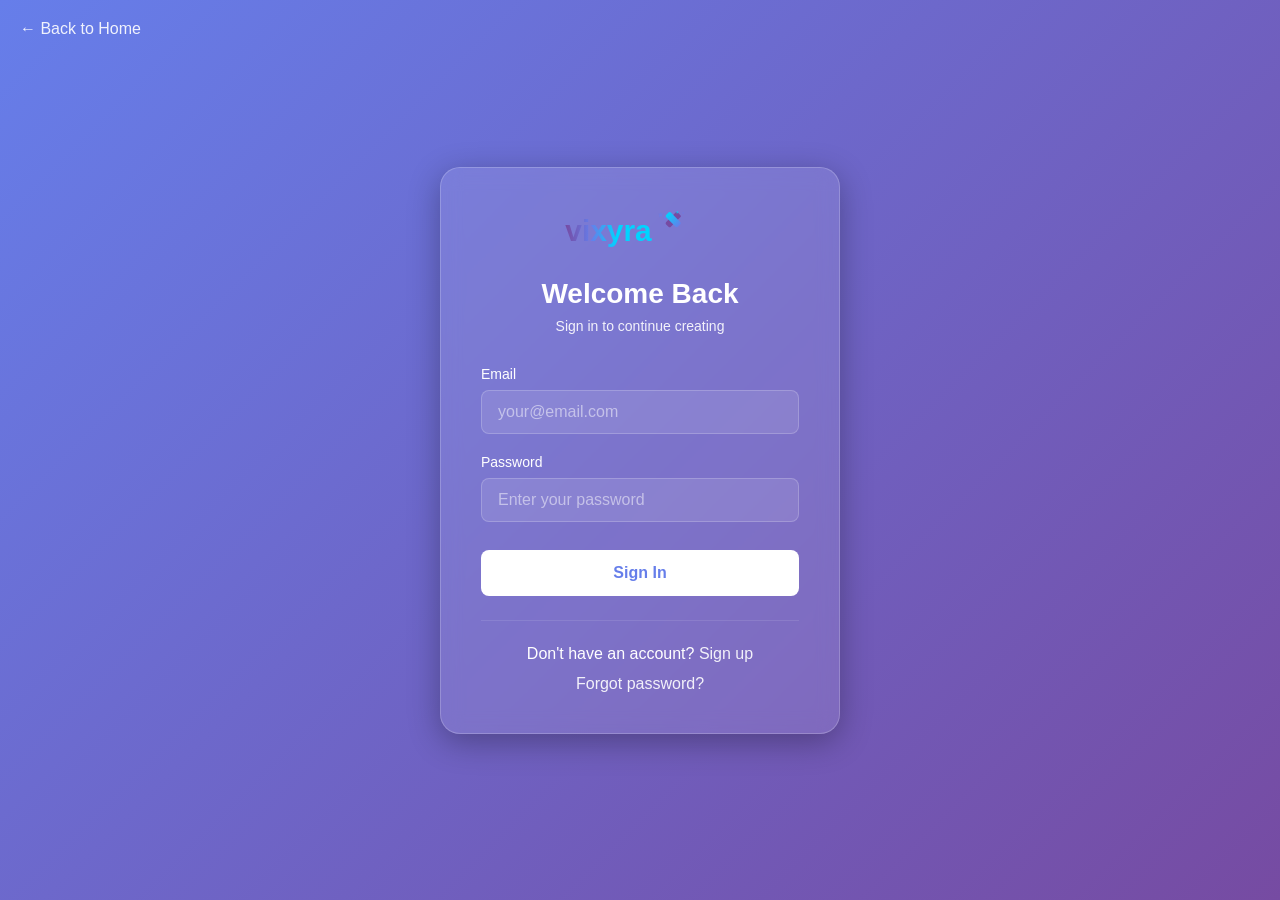
<file: editor.html>
<!DOCTYPE html>
<html lang="en">
  <head>
    <meta charset="utf-8" />
    <meta name="viewport" content="width=device-width, initial-scale=1" />
    <meta name="description" content="Vixyra - Create. Click. Wow. Advanced canvas editor for stunning designs" />
    <meta name="author" content="Vixyra" />
    <meta name="contact" content="hello.vixyra@gmail.com" />
    <title>Vixyra Editor - Create. Click. Wow.</title>
    <link rel="stylesheet" href="styles.css" />
    <link rel="icon" href="logo.svg" type="image/svg+xml" />
    <link rel="apple-touch-icon" href="logo.svg" />
    <style>
      /* Loading overlay for editor */
      .editor-loading {
        position: fixed;
        top: 0;
        left: 0;
        right: 0;
        bottom: 0;
        background: rgba(102, 126, 234, 0.95);
        backdrop-filter: blur(10px);
        display: flex;
        align-items: center;
        justify-content: center;
        z-index: 999999;
        color: white;
        font-size: 18px;
        transition: opacity 0.3s;
      }
      
      .editor-loading.hidden {
        opacity: 0;
        pointer-events: none;
      }
    </style>
  </head>
  <body>
    <div id="editor-loading" class="editor-loading">
      <div style="text-align: center;">
        <div style="font-size: 48px; margin-bottom: 16px; animation: pulse 2s ease-in-out infinite;">🎨</div>
        <div style="font-weight: 600; margin-bottom: 8px;">Loading Vixyra Editor...</div>
        <div style="font-size: 14px; opacity: 0.8;">Create. Click. Wow.</div>
      </div>
    </div>
    <div class="App">
      <!-- Top Bar -->
      <div class="top-bar">
        <div class="top-bar-left">
          <a href="index.html" style="text-decoration: none; color: white; margin-right: 8px; padding: 4px 8px; border-radius: 4px; transition: background 0.2s;" onmouseover="this.style.background='rgba(255,255,255,0.1)'" onmouseout="this.style.background='transparent'" title="Back to Home">← Home</a>
          <button id="menuBtn">☰</button>
          <button id="fileBtn">File</button>
          <button id="resizeBtn">Resize</button>
          <button id="undoBtn">↶</button>
          <button id="redoBtn">↷</button>
          <div class="top-bar-title" id="projectTitle" style="display: flex; align-items: center; gap: 12px;">
            <div style="display: flex; align-items: center; gap: 10px;">
              <img src="logo.svg" alt="Vixyra Logo" style="height: 32px; width: auto;" />
              <div>
                <div style="opacity: 0.9; font-size: 10px; font-style: italic; line-height: 1; margin-top: 2px;">Create. Click. Wow.</div>
              </div>
            </div>
          </div>
          <span id="autoSaveIndicator" style="font-size: 11px; color: #4caf50; margin-left: 12px; opacity: 0.8;"></span>
        </div>
        <div class="top-bar-right">
          <span id="editorAuthLinks" style="display: none; margin-right: 8px;">
            <a href="dashboard.html" style="color: white; text-decoration: none; padding: 6px 12px; border-radius: 4px; background: rgba(255,255,255,0.1); margin-right: 4px;">Dashboard</a>
          </span>
          <span id="editorLoginLinks" style="display: none; margin-right: 8px;">
            <a href="login.html" style="color: white; text-decoration: none; padding: 6px 12px; border-radius: 4px; background: rgba(255,255,255,0.1); margin-right: 4px;">Login</a>
          </span>
          <button id="presentBtn">Present</button>
          <button id="shareBtn">Share</button>
          <button id="exportBtn">Export</button>
          <button id="printBtn">Print</button>
        </div>
      </div>

      <!-- Main Container -->
      <div class="main-container">
        <!-- Left Sidebar -->
        <div class="left-sidebar">
          <div class="sidebar-item active" data-panel="text">
            <div class="sidebar-item-icon">T</div>
            <div class="sidebar-item-label">Text</div>
          </div>
          <div class="sidebar-item" data-panel="shapes">
            <div class="sidebar-item-icon">□</div>
            <div class="sidebar-item-label">Shapes</div>
          </div>
          <div class="sidebar-item" data-panel="elements">
            <div class="sidebar-item-icon">◇</div>
            <div class="sidebar-item-label">Elements</div>
          </div>
          <div class="sidebar-item" data-panel="uploads">
            <div class="sidebar-item-icon">☁</div>
            <div class="sidebar-item-label">Uploads</div>
          </div>
          <div class="sidebar-item" data-panel="background">
            <div class="sidebar-item-icon">🎨</div>
            <div class="sidebar-item-label">Background</div>
          </div>
          <div class="sidebar-item" data-panel="layers">
            <div class="sidebar-item-icon">📚</div>
            <div class="sidebar-item-label">Layers</div>
          </div>
          <div class="sidebar-item" data-panel="templates">
            <div class="sidebar-item-icon">📋</div>
            <div class="sidebar-item-label">Templates</div>
          </div>
          <div class="sidebar-item" data-panel="tools">
            <div class="sidebar-item-icon">⚙</div>
            <div class="sidebar-item-label">Tools</div>
          </div>
        </div>

        <!-- Panel Area -->
        <div class="panel-area active" id="textPanel">
          <div class="panel-header">Text</div>
          <div class="panel-content">
            <button class="panel-button" id="addTextBtn">Add a text box</button>
            <div class="panel-section">
              <div class="panel-section-title">Text Style</div>
              <div class="control-group">
                <label class="control-label">Text Color</label>
                <div class="color-input-wrapper">
                  <input type="color" id="textColor" value="#000000" />
                </div>
              </div>
              <div class="control-group">
                <label class="control-label">Background Color</label>
                <div class="color-input-wrapper">
                  <input type="color" id="textBgColor" value="#ffffff" />
                </div>
              </div>
              <div class="control-group">
                <label class="control-label">Font Family</label>
                <select id="fontFamily" class="select-control">
                  <optgroup label="System Fonts">
                    <option value="Arial">Arial</option>
                    <option value="Times New Roman">Times New Roman</option>
                    <option value="Courier New">Courier New</option>
                    <option value="Georgia">Georgia</option>
                    <option value="Verdana">Verdana</option>
                    <option value="Helvetica">Helvetica</option>
                    <option value="Comic Sans MS">Comic Sans MS</option>
                    <option value="Impact">Impact</option>
                    <option value="Trebuchet MS">Trebuchet MS</option>
                    <option value="Palatino">Palatino</option>
                  </optgroup>
                  <optgroup label="Google Fonts">
                    <option value="Roboto">Roboto</option>
                    <option value="Open Sans">Open Sans</option>
                    <option value="Lato">Lato</option>
                    <option value="Montserrat">Montserrat</option>
                    <option value="Oswald">Oswald</option>
                    <option value="Raleway">Raleway</option>
                    <option value="Poppins">Poppins</option>
                    <option value="Playfair Display">Playfair Display</option>
                    <option value="Merriweather">Merriweather</option>
                    <option value="Ubuntu">Ubuntu</option>
                    <option value="Dancing Script">Dancing Script</option>
                    <option value="Pacifico">Pacifico</option>
                    <option value="Bebas Neue">Bebas Neue</option>
                    <option value="Crimson Text">Crimson Text</option>
                    <option value="Lora">Lora</option>
                    <option value="Source Sans Pro">Source Sans Pro</option>
                  </optgroup>
                </select>
              </div>
              <div class="control-group">
                <label class="control-label">Font Size</label>
                <div class="slider-group">
                  <input type="range" id="fontSize" min="1" max="120" step="1" value="24" />
                  <span class="slider-value" id="fontSizeValue">24</span>
                </div>
              </div>
              <div class="control-group">
                <label class="control-label">Text Formatting</label>
                <div class="checkbox-group">
                  <label class="checkbox-item">
                    <input type="checkbox" id="boldCheck" />
                    <span>Bold</span>
                  </label>
                  <label class="checkbox-item">
                    <input type="checkbox" id="italicCheck" />
                    <span>Italic</span>
                  </label>
                  <label class="checkbox-item">
                    <input type="checkbox" id="underlineCheck" />
                    <span>Underline</span>
                  </label>
                  <label class="checkbox-item">
                    <input type="checkbox" id="linethroughCheck" />
                    <span>Strikethrough</span>
                  </label>
                </div>
              </div>
            </div>
          </div>
        </div>

        <div class="panel-area" id="shapesPanel">
          <div class="panel-header">Shapes</div>
          <div class="panel-content">
            <div class="panel-section">
              <div class="panel-section-title">Basic Shapes</div>
              <div class="shapes-grid">
                <div class="shape-button" data-shape="rect">▭</div>
                <div class="shape-button" data-shape="circle">○</div>
                <div class="shape-button" data-shape="line">─</div>
                <div class="shape-button" data-shape="arrow">→</div>
              </div>
              <div class="control-group">
                <label class="control-label">Shape Color</label>
                <div class="color-input-wrapper">
                  <input type="color" id="shapeColor" value="#667eea" />
                </div>
              </div>
              <div class="control-group">
                <label class="control-label">Stroke Width</label>
                <div class="slider-group">
                  <input type="range" id="strokeWidth" min="1" max="20" step="1" value="2" />
                  <span class="slider-value" id="strokeWidthValue">2</span>
                </div>
              </div>
            </div>
          </div>
        </div>

        <div class="panel-area" id="elementsPanel">
          <div class="panel-header">Elements</div>
          <div class="panel-content">
            <div class="panel-section">
              <button class="panel-button secondary" id="duplicateBtn">Duplicate Selected</button>
              <button class="panel-button secondary" id="flipHorizontalBtn">Flip Horizontal</button>
              <button class="panel-button secondary" id="flipVerticalBtn">Flip Vertical</button>
              <button class="panel-button secondary" id="cropBtn">Crop Image</button>
            </div>
            <div class="panel-section">
              <div class="panel-section-title">Image Filters</div>
              <div class="control-group">
                <label class="control-label">Blur</label>
                <div class="slider-group">
                  <input type="range" id="filterBlur" min="0" max="20" step="0.5" value="0" />
                  <span class="slider-value" id="filterBlurValue">0</span>
                </div>
              </div>
              <div class="control-group">
                <label class="control-label">Brightness</label>
                <div class="slider-group">
                  <input type="range" id="filterBrightness" min="0" max="200" step="1" value="100" />
                  <span class="slider-value" id="filterBrightnessValue">100%</span>
                </div>
              </div>
              <div class="control-group">
                <label class="control-label">Contrast</label>
                <div class="slider-group">
                  <input type="range" id="filterContrast" min="0" max="200" step="1" value="100" />
                  <span class="slider-value" id="filterContrastValue">100%</span>
                </div>
              </div>
              <div class="control-group">
                <label class="control-label">Saturation</label>
                <div class="slider-group">
                  <input type="range" id="filterSaturation" min="0" max="200" step="1" value="100" />
                  <span class="slider-value" id="filterSaturationValue">100%</span>
                </div>
              </div>
              <button class="panel-button secondary" id="resetFiltersBtn">Reset Filters</button>
              <button class="panel-button secondary" id="removeBgBtn2">Remove Background</button>
            </div>
            <div class="panel-section">
              <div class="panel-section-title">Stock Images</div>
              <div class="stock-images-grid" id="stockImagesGrid">
                <!-- Stock images will be loaded here -->
              </div>
            </div>
          </div>
        </div>

        <div class="panel-area" id="uploadsPanel">
          <div class="panel-header">Uploads</div>
          <div class="panel-content">
            <div class="panel-section">
              <div class="file-input-wrapper">
                <input type="file" id="imageUpload" accept="image/*" />
                <label class="file-input-label" for="imageUpload">Upload Image</label>
              </div>
            </div>
          </div>
        </div>

        <div class="panel-area" id="backgroundPanel">
          <div class="panel-header">Background</div>
          <div class="panel-content">
            <div class="panel-section">
              <div class="control-group">
                <label class="control-label">Canvas Background Color</label>
                <div class="color-input-wrapper">
                  <div id="colorPicker"></div>
                </div>
              </div>
              <button class="panel-button" id="addBgImageBtn">Add Background Image</button>
              <button class="panel-button secondary" id="removeBgBtn">Remove Background</button>
            </div>
          </div>
        </div>

        <div class="panel-area" id="layersPanel">
          <div class="panel-header">Layers</div>
          <div class="panel-content">
            <div class="panel-section">
              <div class="layers-list" id="layersList">
                <!-- Layers will be populated here -->
              </div>
            </div>
          </div>
        </div>

        <div class="panel-area" id="templatesPanel">
          <div class="panel-header">Templates</div>
          <div class="panel-content">
            <div class="panel-section">
              <div class="control-group">
                <label class="control-label">Category</label>
                <select id="templateCategory" class="select-control">
                  <option value="all">All Categories</option>
                  <option value="business">Business</option>
                  <option value="social">Social Media</option>
                  <option value="presentation">Presentation</option>
                  <option value="marketing">Marketing</option>
                  <option value="custom">My Templates</option>
                </select>
              </div>
              <button class="panel-button" id="saveAsTemplateBtn">Save as Template</button>
              <div class="templates-grid" id="templatesGrid">
                <!-- Templates will be populated here -->
              </div>
            </div>
          </div>
        </div>

        <div class="panel-area" id="toolsPanel">
          <div class="panel-header">Tools</div>
          <div class="panel-content">
            <div class="panel-section">
              <div class="control-group">
                <label class="control-label">Canvas Dimensions</label>
                <input type="number" id="canvasWidth" class="input-control" placeholder="Width" value="800" />
                <input type="number" id="canvasHeight" class="input-control" placeholder="Height" value="600" style="margin-top: 8px;" />
                <button class="panel-button secondary" id="applyDimensionsBtn" style="margin-top: 8px;">Apply Dimensions</button>
              </div>
              <div class="control-group">
                <label class="control-label">Zoom</label>
                <select id="zoomSelect" class="select-control">
                  <option value="25">25%</option>
                  <option value="50">50%</option>
                  <option value="75">75%</option>
                  <option value="100" selected>100%</option>
                  <option value="125">125%</option>
                  <option value="150">150%</option>
                  <option value="200">200%</option>
                  <option value="300">300%</option>
                  <option value="400">400%</option>
                </select>
              </div>
              <div class="control-group">
                <label class="control-label">Animation</label>
                <div class="animation-controls">
                  <div class="animation-preset" data-animation="fade">Fade In</div>
                  <div class="animation-preset" data-animation="slide">Slide In</div>
                  <div class="animation-preset" data-animation="bounce">Bounce</div>
                  <div class="animation-preset" data-animation="none">Remove Animation</div>
                </div>
              </div>
            </div>
          </div>
        </div>

        <!-- Canvas Area -->
        <div class="canvas-area">
          <canvas id="canvas"></canvas>
        </div>
      </div>

      <!-- Bottom Bar -->
      <div class="bottom-bar">
        <div class="zoom-control">
          <button id="zoomOutBtn">−</button>
          <select id="zoomSelectBottom">
            <option value="25">25%</option>
            <option value="50">50%</option>
            <option value="75">75%</option>
            <option value="100" selected>100%</option>
            <option value="125">125%</option>
            <option value="150">150%</option>
            <option value="200">200%</option>
          </select>
          <button id="zoomInBtn">+</button>
        </div>
        <div class="page-control">
          <div class="page-nav">
            <button id="prevPageBtn">‹</button>
            <div class="page-preview" id="currentPageDisplay">1</div>
            <button id="nextPageBtn">›</button>
          </div>
          <button id="addPageBtn" style="background: #3d3d3d; border: none; color: white; padding: 4px 8px; border-radius: 4px; cursor: pointer; margin-left: 8px;">+</button>
          <span style="font-size: 12px; color: #b3b3b3; margin-left: 8px;" id="pageCount">Pages 1/1</span>
        </div>
      </div>
    </div>

    <!-- Export Modal -->
    <div class="modal" id="exportModal">
      <div class="modal-content">
        <div class="modal-header">
          <div class="modal-title">Export Design</div>
          <button class="modal-close" id="closeExportModal">×</button>
        </div>
        <div class="control-group">
          <label class="control-label">Export Type</label>
          <select id="exportType" class="select-control">
            <option value="single">Current Page</option>
            <option value="all">All Pages (Batch)</option>
            <option value="zip">All Pages as ZIP</option>
          </select>
        </div>
        <div class="control-group">
          <label class="control-label">Format</label>
          <select id="exportFormat" class="select-control">
            <option value="png">PNG</option>
            <option value="jpg">JPG</option>
            <option value="svg">SVG</option>
            <option value="pdf">PDF</option>
          </select>
        </div>
        <div class="control-group">
          <label class="control-label">Quality</label>
          <div class="slider-group">
            <input type="range" id="exportQuality" min="0.1" max="1" step="0.1" value="1" />
            <span class="slider-value" id="exportQualityValue">100%</span>
          </div>
        </div>
        <div class="control-group">
          <label class="control-label">Custom Dimensions (optional)</label>
          <input type="number" id="exportWidth" class="input-control" placeholder="Width (leave empty for current)" />
          <input type="number" id="exportHeight" class="input-control" placeholder="Height (leave empty for current)" style="margin-top: 8px;" />
        </div>
        <div class="control-group">
          <label class="checkbox-item">
            <input type="checkbox" id="transparentBg" />
            <span>Transparent Background (PNG only)</span>
          </label>
        </div>
        <button class="panel-button" id="confirmExportBtn">Export</button>
        <button class="panel-button secondary" id="exportToCloudBtn">Export to Cloud</button>
      </div>
    </div>

    <!-- File Menu Modal -->
    <div class="modal" id="fileModal">
      <div class="modal-content">
        <div class="modal-header">
          <div class="modal-title">File</div>
          <button class="modal-close" id="closeFileModal">×</button>
        </div>
        <button class="panel-button" id="saveProjectBtn">Save Project</button>
        <button class="panel-button secondary" id="loadProjectBtn">Load Project</button>
        <button class="panel-button secondary" id="versionHistoryBtn" style="margin-top: 8px;">Version History</button>
        <input type="file" id="loadProjectInput" accept=".json" style="display: none;" />
      </div>
    </div>

    <!-- Version History Modal -->
    <div class="modal" id="versionHistoryModal">
      <div class="modal-content" style="max-width: 600px;">
        <div class="modal-header">
          <div class="modal-title">Version History</div>
          <button class="modal-close" id="closeVersionHistoryModal">×</button>
        </div>
        <div class="control-group">
          <p style="color: #b3b3b3; font-size: 14px; margin-bottom: 16px;">
            Auto-save creates versions every 30 seconds. Click on a version to restore it.
          </p>
          <div id="versionHistoryList" style="max-height: 400px; overflow-y: auto;">
            <!-- Versions will be populated here -->
          </div>
        </div>
      </div>
    </div>

    <!-- Share Modal -->
    <div class="modal" id="shareModal">
      <div class="modal-content">
        <div class="modal-header">
          <div class="modal-title">Share Design</div>
          <button class="modal-close" id="closeShareModal">×</button>
        </div>
        <div class="control-group">
          <label class="control-label">Shareable Link</label>
          <div style="display: flex; gap: 8px;">
            <input type="text" id="shareLink" class="input-control" readonly style="flex: 1;" />
            <button class="panel-button secondary" id="copyLinkBtn">Copy</button>
            <button class="panel-button secondary" id="generateLinkBtn">Generate</button>
          </div>
        </div>
        <div class="control-group">
          <label class="control-label">Cloud Storage</label>
          <button class="panel-button" id="saveToCloudBtn">Save to Cloud</button>
          <button class="panel-button secondary" id="loadFromCloudBtn">Load from Cloud</button>
        </div>
      </div>
    </div>

    <!-- Print Preview Modal -->
    <div class="modal" id="printModal">
      <div class="modal-content" style="max-width: 90%; max-height: 90vh;">
        <div class="modal-header">
          <div class="modal-title">Print Preview</div>
          <button class="modal-close" id="closePrintModal">×</button>
        </div>
        <div id="printPreview" style="background: white; padding: 20px; border-radius: 8px; max-height: 70vh; overflow: auto;">
          <!-- Print preview will be rendered here -->
        </div>
        <div style="margin-top: 16px; display: flex; gap: 8px;">
          <button class="panel-button" id="printConfirmBtn">Print</button>
          <button class="panel-button secondary" id="printCancelBtn">Cancel</button>
        </div>
      </div>
    </div>

    <!-- Crop Tool Modal -->
    <div class="modal" id="cropModal">
      <div class="modal-content">
        <div class="modal-header">
          <div class="modal-title">Crop Image</div>
          <button class="modal-close" id="closeCropModal">×</button>
        </div>
        <div class="control-group">
          <p style="color: #b3b3b3; font-size: 14px;">Select an image and use the crop handles to adjust the crop area.</p>
          <button class="panel-button" id="applyCropBtn">Apply Crop</button>
          <button class="panel-button secondary" id="cancelCropBtn">Cancel</button>
        </div>
      </div>
    </div>

    <!-- Load Application JavaScript -->
    <script src="app.js"></script>
    <script src="auth.js"></script>
    <script src="ui-helpers.js"></script>
    <script src="onboarding.js"></script>
    <script>
      // Check authentication - redirect to login if not authenticated
      if (typeof AuthService !== 'undefined') {
        if (!AuthService.isAuthenticated()) {
          window.location.href = 'login.html?redirect=editor.html';
        } else {
          // Update navigation based on auth status
          document.getElementById('editorAuthLinks').style.display = 'inline-block';
          document.getElementById('editorLoginLinks').style.display = 'none';
        }
      } else {
        // If auth.js didn't load, redirect to login
        window.location.href = 'login.html?redirect=editor.html';
      }
      
      // Hide loading overlay and check for onboarding after page loads
      window.addEventListener('load', function() {
        console.log('✅ Page loaded');
        console.log('✅ Canvas element:', document.getElementById('canvas') ? 'Found' : 'NOT FOUND');
        console.log('✅ app.js loaded:', typeof loadFabricJS !== 'undefined' ? 'Yes' : 'NO');
        console.log('✅ initApp function:', typeof window.initApp !== 'undefined' ? 'Yes' : 'NO');
        
        // Hide loading overlay
        const loadingOverlay = document.getElementById('editor-loading');
        if (loadingOverlay) {
          // Wait a bit for canvas to initialize, then hide
          setTimeout(() => {
            loadingOverlay.classList.add('hidden');
            setTimeout(() => {
              if (loadingOverlay.parentElement) {
                loadingOverlay.remove();
              }
            }, 300);
          }, 1000);
        }
        
        // Start onboarding for new users (wait for canvas to initialize)
        setTimeout(() => {
          if (typeof OnboardingTutorial !== 'undefined' && OnboardingTutorial.shouldShow()) {
            OnboardingTutorial.start();
          }
        }, 3000);
      });
      
      // Fallback: Hide loading overlay after a maximum wait time
      setTimeout(function() {
        const loadingOverlay = document.getElementById('editor-loading');
        if (loadingOverlay && !loadingOverlay.classList.contains('hidden')) {
          console.warn('⚠️ Loading overlay still visible after 5 seconds, forcing hide');
          loadingOverlay.classList.add('hidden');
          setTimeout(() => {
            if (loadingOverlay.parentElement) {
              loadingOverlay.remove();
            }
          }, 300);
        }
      }, 5000);
    </script>
  </body>
</html>
</file>
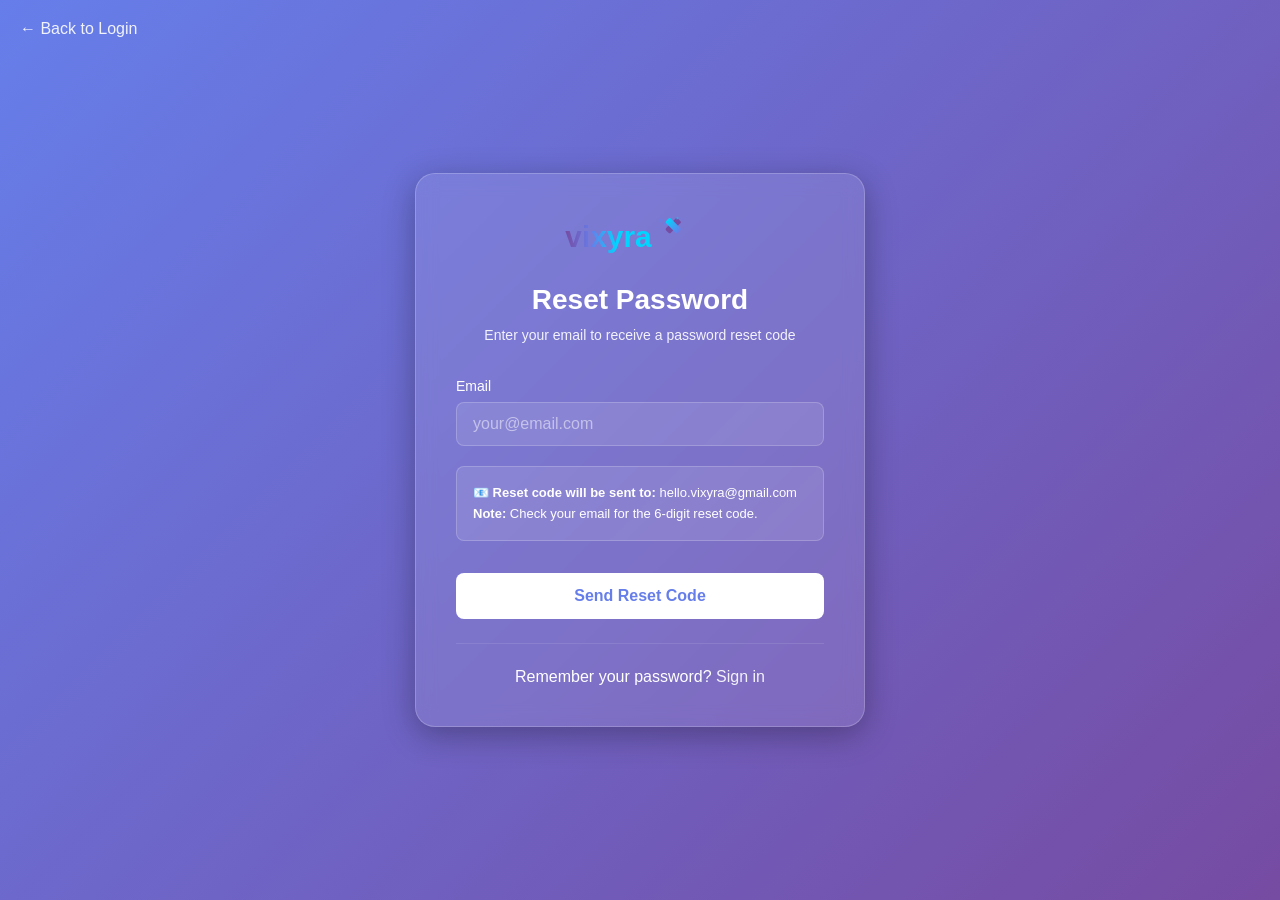
<file: forgot-password.html>
<!DOCTYPE html>
<html lang="en">
<head>
  <meta charset="utf-8" />
  <meta name="viewport" content="width=device-width, initial-scale=1" />
  <title>Forgot Password - Vixyra</title>
  <link rel="icon" href="logo.svg" type="image/svg+xml" />
  <style>
    * {
      margin: 0;
      padding: 0;
      box-sizing: border-box;
    }

    body {
      font-family: -apple-system, BlinkMacSystemFont, 'Segoe UI', Roboto, 'Helvetica Neue', Arial, sans-serif;
      background: linear-gradient(135deg, #667eea 0%, #764ba2 100%);
      color: #ffffff;
      min-height: 100vh;
      display: flex;
      align-items: center;
      justify-content: center;
      padding: 20px;
    }

    .auth-container {
      background: rgba(255, 255, 255, 0.1);
      backdrop-filter: blur(10px);
      border-radius: 20px;
      padding: 40px;
      width: 100%;
      max-width: 450px;
      border: 1px solid rgba(255, 255, 255, 0.2);
      box-shadow: 0 8px 32px rgba(0, 0, 0, 0.3);
    }

    .auth-header {
      text-align: center;
      margin-bottom: 32px;
    }

    .auth-header img {
      height: 50px;
      width: auto;
      margin-bottom: 16px;
    }

    .auth-header h1 {
      font-size: 28px;
      margin-bottom: 8px;
    }

    .auth-header p {
      opacity: 0.9;
      font-size: 14px;
      line-height: 1.6;
    }

    .form-group {
      margin-bottom: 20px;
    }

    .form-group label {
      display: block;
      margin-bottom: 8px;
      font-size: 14px;
      font-weight: 500;
    }

    .form-group input {
      width: 100%;
      padding: 12px 16px;
      background: rgba(255, 255, 255, 0.1);
      border: 1px solid rgba(255, 255, 255, 0.2);
      border-radius: 8px;
      color: white;
      font-size: 16px;
      transition: all 0.3s;
    }

    .form-group input::placeholder {
      color: rgba(255, 255, 255, 0.5);
    }

    .form-group input:focus {
      outline: none;
      border-color: rgba(255, 255, 255, 0.5);
      background: rgba(255, 255, 255, 0.15);
    }

    .code-input-container {
      display: flex;
      gap: 12px;
      justify-content: center;
      margin-bottom: 24px;
    }

    .code-input {
      width: 50px;
      height: 60px;
      text-align: center;
      font-size: 24px;
      font-weight: 600;
      background: rgba(255, 255, 255, 0.1);
      border: 2px solid rgba(255, 255, 255, 0.2);
      border-radius: 8px;
      color: white;
      transition: all 0.3s;
    }

    .code-input:focus {
      outline: none;
      border-color: white;
      background: rgba(255, 255, 255, 0.15);
      transform: scale(1.05);
    }

    .btn-primary {
      width: 100%;
      padding: 14px;
      background: white;
      color: #667eea;
      border: none;
      border-radius: 8px;
      font-size: 16px;
      font-weight: 600;
      cursor: pointer;
      transition: all 0.3s;
      margin-top: 8px;
    }

    .btn-primary:hover {
      transform: translateY(-2px);
      box-shadow: 0 4px 12px rgba(0, 0, 0, 0.2);
    }

    .btn-primary:disabled {
      opacity: 0.6;
      cursor: not-allowed;
      transform: none;
    }

    .btn-secondary {
      width: 100%;
      padding: 14px;
      background: rgba(255, 255, 255, 0.1);
      color: white;
      border: 1px solid rgba(255, 255, 255, 0.3);
      border-radius: 8px;
      font-size: 16px;
      font-weight: 600;
      cursor: pointer;
      transition: all 0.3s;
      margin-top: 8px;
    }

    .btn-secondary:hover {
      background: rgba(255, 255, 255, 0.2);
    }

    .auth-footer {
      text-align: center;
      margin-top: 24px;
      padding-top: 24px;
      border-top: 1px solid rgba(255, 255, 255, 0.1);
    }

    .auth-footer a {
      color: white;
      text-decoration: none;
      opacity: 0.9;
      transition: opacity 0.2s;
    }

    .auth-footer a:hover {
      opacity: 1;
    }

    .back-link {
      position: absolute;
      top: 20px;
      left: 20px;
      color: white;
      text-decoration: none;
      opacity: 0.9;
      transition: opacity 0.2s;
      display: flex;
      align-items: center;
      gap: 8px;
    }

    .back-link:hover {
      opacity: 1;
    }

    .error-message {
      background: rgba(255, 68, 68, 0.2);
      border: 1px solid rgba(255, 68, 68, 0.5);
      color: #ffcccc;
      padding: 12px;
      border-radius: 8px;
      margin-bottom: 20px;
      font-size: 14px;
      display: none;
    }

    .error-message.show {
      display: block;
    }

    .success-message {
      background: rgba(76, 175, 80, 0.2);
      border: 1px solid rgba(76, 175, 80, 0.5);
      color: #c8e6c9;
      padding: 12px;
      border-radius: 8px;
      margin-bottom: 20px;
      font-size: 14px;
      display: none;
    }

    .success-message.show {
      display: block;
    }

    .info-box {
      background: rgba(255, 255, 255, 0.1);
      border: 1px solid rgba(255, 255, 255, 0.2);
      border-radius: 8px;
      padding: 16px;
      margin-bottom: 24px;
      font-size: 13px;
      line-height: 1.6;
    }

    .step {
      display: none;
    }

    .step.active {
      display: block;
    }
  </style>
</head>
<body>
  <a href="login.html" class="back-link">← Back to Login</a>
  
  <div class="auth-container">
    <div class="auth-header">
      <img src="logo.svg" alt="Vixyra Logo" />
      <h1>Reset Password</h1>
      <p>Enter your email to receive a password reset code</p>
    </div>

    <div class="error-message" id="errorMessage"></div>
    <div class="success-message" id="successMessage"></div>

    <!-- Step 1: Enter Email -->
    <div class="step active" id="step1">
      <form id="emailForm">
        <div class="form-group">
          <label for="email">Email</label>
          <input type="email" id="email" name="email" placeholder="your@email.com" required autocomplete="email" />
        </div>

        <div class="info-box">
          <strong>📧 Reset code will be sent to:</strong> hello.vixyra@gmail.com<br>
          <strong>Note:</strong> Check your email for the 6-digit reset code.
        </div>

        <button type="submit" class="btn-primary" id="sendCodeBtn">Send Reset Code</button>
      </form>
    </div>

    <!-- Step 2: Enter Code -->
    <div class="step" id="step2">
      <form id="codeForm">
        <div class="form-group">
          <label>Enter 6-digit reset code</label>
          <div class="code-input-container">
            <input type="text" class="code-input" id="code1" maxlength="1" pattern="[0-9]" inputmode="numeric" />
            <input type="text" class="code-input" id="code2" maxlength="1" pattern="[0-9]" inputmode="numeric" />
            <input type="text" class="code-input" id="code3" maxlength="1" pattern="[0-9]" inputmode="numeric" />
            <input type="text" class="code-input" id="code4" maxlength="1" pattern="[0-9]" inputmode="numeric" />
            <input type="text" class="code-input" id="code5" maxlength="1" pattern="[0-9]" inputmode="numeric" />
            <input type="text" class="code-input" id="code6" maxlength="1" pattern="[0-9]" inputmode="numeric" />
          </div>
        </div>

        <button type="submit" class="btn-primary" id="verifyCodeBtn">Verify Code</button>
        <button type="button" class="btn-secondary" onclick="resendResetCode()">Resend Code</button>
      </form>
    </div>

    <!-- Step 3: New Password -->
    <div class="step" id="step3">
      <form id="passwordForm">
        <div class="form-group">
          <label for="newPassword">New Password</label>
          <input type="password" id="newPassword" name="newPassword" placeholder="At least 6 characters" required autocomplete="new-password" minlength="6" />
        </div>

        <div class="form-group">
          <label for="confirmPassword">Confirm New Password</label>
          <input type="password" id="confirmPassword" name="confirmPassword" placeholder="Confirm your password" required autocomplete="new-password" minlength="6" />
        </div>

        <button type="submit" class="btn-primary" id="resetPasswordBtn">Reset Password</button>
      </form>
    </div>

    <div class="auth-footer">
      <p>Remember your password? <a href="login.html">Sign in</a></p>
    </div>
  </div>

  <script src="email-config.js"></script>
  <script src="auth.js"></script>
  <script src="ui-helpers.js"></script>
  <script>
    let resetEmail = '';
    let resetCode = '';

    // Code input handling
    const codeInputs = ['code1', 'code2', 'code3', 'code4', 'code5', 'code6'];
    codeInputs.forEach((id, index) => {
      const input = document.getElementById(id);
      input.addEventListener('input', function(e) {
        if (e.target.value && index < codeInputs.length - 1) {
          document.getElementById(codeInputs[index + 1]).focus();
        }
      });
      input.addEventListener('keydown', function(e) {
        if (e.key === 'Backspace' && !e.target.value && index > 0) {
          document.getElementById(codeInputs[index - 1]).focus();
        }
      });
    });

    function showStep(stepNum) {
      document.querySelectorAll('.step').forEach(s => s.classList.remove('active'));
      document.getElementById(`step${stepNum}`).classList.add('active');
    }

    function showError(message) {
      const errorMsg = document.getElementById('errorMessage');
      errorMsg.textContent = message;
      errorMsg.classList.add('show');
      setTimeout(() => errorMsg.classList.remove('show'), 5000);
    }

    function showSuccess(message) {
      const successMsg = document.getElementById('successMessage');
      successMsg.textContent = message;
      successMsg.classList.add('show');
      setTimeout(() => successMsg.classList.remove('show'), 5000);
    }

    // Step 1: Send reset code
    document.getElementById('emailForm').addEventListener('submit', async function(e) {
      e.preventDefault();
      
      resetEmail = document.getElementById('email').value;
      const sendBtn = document.getElementById('sendCodeBtn');
      
      sendBtn.disabled = true;
      sendBtn.textContent = 'Sending...';
      
      try {
        // Check if user exists
        const users = AuthService.getAllUsers();
        const user = users.find(u => u.email.toLowerCase() === resetEmail.toLowerCase());
        
        if (!user) {
          showError('No account found with this email address');
          sendBtn.disabled = false;
          sendBtn.textContent = 'Send Reset Code';
          return;
        }
        
        // Send reset code (same as verification code system)
        const result = await AuthService.sendVerificationEmail(resetEmail);
        if (result.success) {
          if (result.requiresManualCheck) {
            showSuccess('Please check your email inbox. If you did not receive the code, contact hello.vixyra@gmail.com');
          } else {
            showSuccess('Reset code sent to your email! Please check your inbox.');
          }
          showStep(2);
          document.getElementById('code1').focus();
        } else {
          showError(result.message || 'Failed to send reset code');
        }
      } catch (error) {
        showError('An error occurred. Please try again.');
      } finally {
        sendBtn.disabled = false;
        sendBtn.textContent = 'Send Reset Code';
      }
    });

    // Step 2: Verify code
    document.getElementById('codeForm').addEventListener('submit', async function(e) {
      e.preventDefault();
      
      const code = codeInputs.map(id => document.getElementById(id).value).join('');
      const verifyBtn = document.getElementById('verifyCodeBtn');
      
      if (code.length !== 6) {
        showError('Please enter the complete 6-digit code');
        return;
      }
      
      verifyBtn.disabled = true;
      verifyBtn.textContent = 'Verifying...';
      
      try {
        const result = await AuthService.verifyEmailCode(resetEmail, code);
        if (result.success) {
          resetCode = code;
          showSuccess('Code verified! Please set your new password.');
          showStep(3);
        } else {
          showError(result.message || 'Invalid verification code');
          codeInputs.forEach(id => document.getElementById(id).value = '');
          document.getElementById('code1').focus();
        }
      } catch (error) {
        showError('An error occurred. Please try again.');
      } finally {
        verifyBtn.disabled = false;
        verifyBtn.textContent = 'Verify Code';
      }
    });

    // Step 3: Reset password
    document.getElementById('passwordForm').addEventListener('submit', async function(e) {
      e.preventDefault();
      
      const newPassword = document.getElementById('newPassword').value;
      const confirmPassword = document.getElementById('confirmPassword').value;
      const resetBtn = document.getElementById('resetPasswordBtn');
      
      if (newPassword !== confirmPassword) {
        showError('Passwords do not match');
        return;
      }
      
      if (newPassword.length < 6) {
        showError('Password must be at least 6 characters');
        return;
      }
      
      resetBtn.disabled = true;
      resetBtn.textContent = 'Resetting...';
      
      try {
        const users = AuthService.getAllUsers();
        const user = users.find(u => u.email.toLowerCase() === resetEmail.toLowerCase());
        
        if (!user) {
          showError('User not found');
          return;
        }
        
        // Update password
        user.password = AuthService.hashPassword(newPassword);
        const index = users.findIndex(u => u.id === user.id);
        users[index] = user;
        localStorage.setItem('vixyra_users', JSON.stringify(users));
        
        showSuccess('Password reset successfully! Redirecting to login...');
        setTimeout(() => {
          window.location.href = 'login.html';
        }, 2000);
      } catch (error) {
        showError('An error occurred. Please try again.');
      } finally {
        resetBtn.disabled = false;
        resetBtn.textContent = 'Reset Password';
      }
    });

    function resendResetCode() {
      if (!resetEmail) {
        showError('Please enter your email first');
        showStep(1);
        return;
      }
      
      AuthService.sendVerificationEmail(resetEmail).then(result => {
        if (result.success) {
          if (result.requiresManualCheck) {
            showSuccess('Please check your email inbox. If you did not receive the code, contact hello.vixyra@gmail.com');
          } else {
            showSuccess('New reset code sent to your email!');
          }
          codeInputs.forEach(id => document.getElementById(id).value = '');
          document.getElementById('code1').focus();
        } else {
          showError(result.message || 'Failed to send reset code');
        }
      });
    }
  </script>
</body>
</html>
</file>
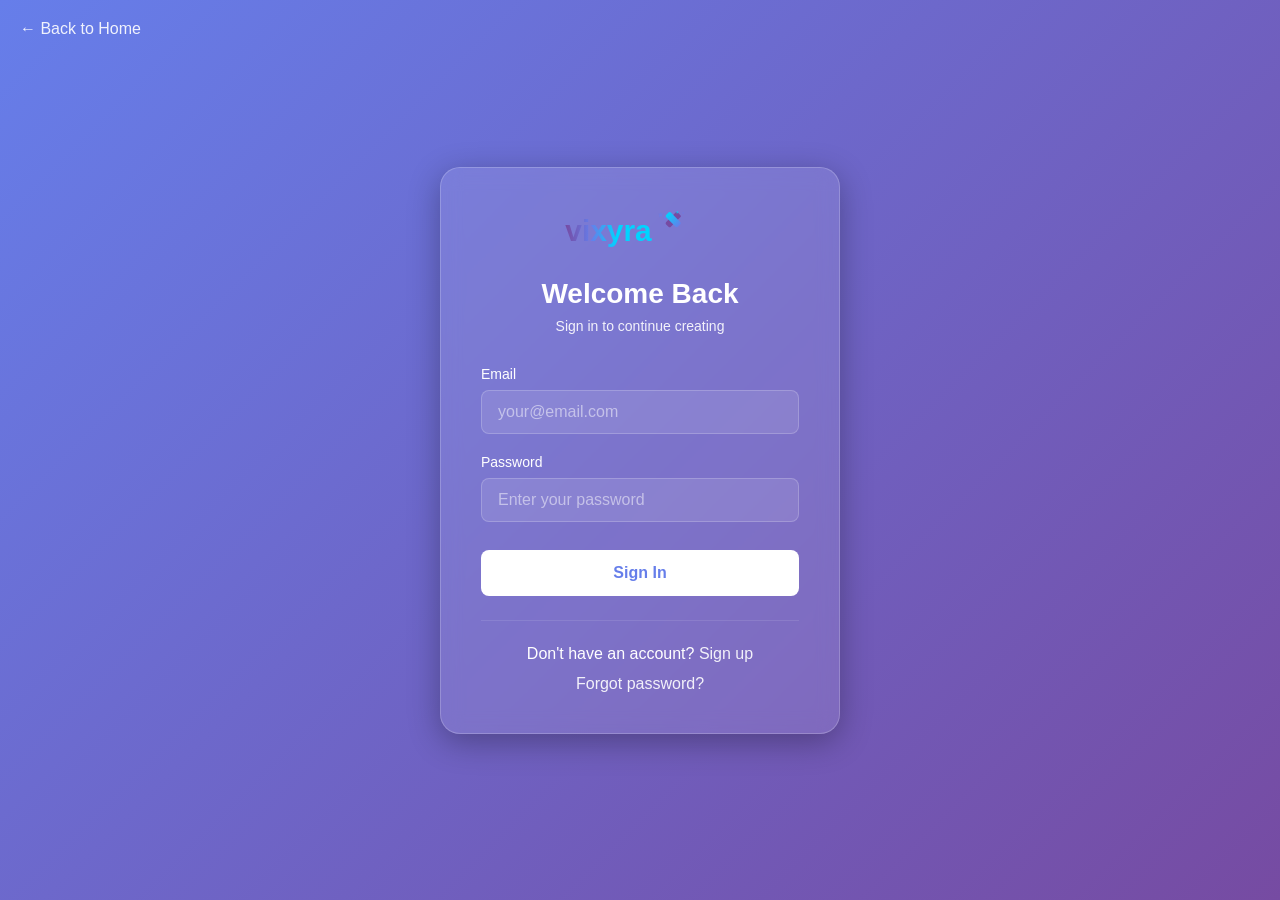
<file: login.html>
<!DOCTYPE html>
<html lang="en">
<head>
  <meta charset="utf-8" />
  <meta name="viewport" content="width=device-width, initial-scale=1" />
  <title>Login - Vixyra</title>
  <link rel="icon" href="logo.svg" type="image/svg+xml" />
  <style>
    * {
      margin: 0;
      padding: 0;
      box-sizing: border-box;
    }

    body {
      font-family: -apple-system, BlinkMacSystemFont, 'Segoe UI', Roboto, 'Helvetica Neue', Arial, sans-serif;
      background: linear-gradient(135deg, #667eea 0%, #764ba2 100%);
      color: #ffffff;
      min-height: 100vh;
      display: flex;
      align-items: center;
      justify-content: center;
      padding: 20px;
    }

    .auth-container {
      background: rgba(255, 255, 255, 0.1);
      backdrop-filter: blur(10px);
      border-radius: 20px;
      padding: 40px;
      width: 100%;
      max-width: 400px;
      border: 1px solid rgba(255, 255, 255, 0.2);
      box-shadow: 0 8px 32px rgba(0, 0, 0, 0.3);
    }

    .auth-header {
      text-align: center;
      margin-bottom: 32px;
    }

    .auth-header img {
      height: 50px;
      width: auto;
      margin-bottom: 16px;
    }

    .auth-header h1 {
      font-size: 28px;
      margin-bottom: 8px;
    }

    .auth-header p {
      opacity: 0.9;
      font-size: 14px;
    }

    .form-group {
      margin-bottom: 20px;
    }

    .form-group label {
      display: block;
      margin-bottom: 8px;
      font-size: 14px;
      font-weight: 500;
    }

    .form-group input {
      width: 100%;
      padding: 12px 16px;
      background: rgba(255, 255, 255, 0.1);
      border: 1px solid rgba(255, 255, 255, 0.2);
      border-radius: 8px;
      color: white;
      font-size: 16px;
      transition: all 0.3s;
    }

    .form-group input::placeholder {
      color: rgba(255, 255, 255, 0.5);
    }

    .form-group input:focus {
      outline: none;
      border-color: rgba(255, 255, 255, 0.5);
      background: rgba(255, 255, 255, 0.15);
    }

    .btn-primary {
      width: 100%;
      padding: 14px;
      background: white;
      color: #667eea;
      border: none;
      border-radius: 8px;
      font-size: 16px;
      font-weight: 600;
      cursor: pointer;
      transition: all 0.3s;
      margin-top: 8px;
    }

    .btn-primary:hover {
      transform: translateY(-2px);
      box-shadow: 0 4px 12px rgba(0, 0, 0, 0.2);
    }

    .btn-primary:disabled {
      opacity: 0.6;
      cursor: not-allowed;
      transform: none;
    }

    .auth-footer {
      text-align: center;
      margin-top: 24px;
      padding-top: 24px;
      border-top: 1px solid rgba(255, 255, 255, 0.1);
    }

    .auth-footer a {
      color: white;
      text-decoration: none;
      opacity: 0.9;
      transition: opacity 0.2s;
    }

    .auth-footer a:hover {
      opacity: 1;
    }

    .back-link {
      position: absolute;
      top: 20px;
      left: 20px;
      color: white;
      text-decoration: none;
      opacity: 0.9;
      transition: opacity 0.2s;
      display: flex;
      align-items: center;
      gap: 8px;
    }

    .back-link:hover {
      opacity: 1;
    }

    .error-message {
      background: rgba(255, 68, 68, 0.2);
      border: 1px solid rgba(255, 68, 68, 0.5);
      color: #ffcccc;
      padding: 12px;
      border-radius: 8px;
      margin-bottom: 20px;
      font-size: 14px;
      display: none;
    }

    .error-message.show {
      display: block;
    }
  </style>
</head>
<body>
  <a href="index.html" class="back-link">← Back to Home</a>
  
  <div class="auth-container">
    <div class="auth-header">
      <img src="logo.svg" alt="Vixyra Logo" />
      <h1>Welcome Back</h1>
      <p>Sign in to continue creating</p>
    </div>

    <div class="error-message" id="errorMessage"></div>

    <form id="loginForm">
      <div class="form-group">
        <label for="email">Email</label>
        <input type="email" id="email" name="email" placeholder="your@email.com" required autocomplete="email" />
      </div>

      <div class="form-group">
        <label for="password">Password</label>
        <input type="password" id="password" name="password" placeholder="Enter your password" required autocomplete="current-password" />
      </div>

      <button type="submit" class="btn-primary" id="loginBtn">Sign In</button>
    </form>

    <div class="auth-footer">
      <p>Don't have an account? <a href="signup.html">Sign up</a></p>
      <p style="margin-top: 12px;"><a href="forgot-password.html">Forgot password?</a></p>
    </div>
  </div>

  <script src="auth.js"></script>
  <script src="ui-helpers.js"></script>
  <script>
    document.getElementById('loginForm').addEventListener('submit', async function(e) {
      e.preventDefault();
      
      const email = document.getElementById('email').value;
      const password = document.getElementById('password').value;
      const errorMessage = document.getElementById('errorMessage');
      const loginBtn = document.getElementById('loginBtn');
      
      errorMessage.classList.remove('show');
      loginBtn.disabled = true;
      loginBtn.textContent = 'Signing in...';
      
      try {
        const result = await AuthService.login(email, password);
        if (result.success) {
          // Redirect to dashboard or editor
          const redirectTo = new URLSearchParams(window.location.search).get('redirect') || 'dashboard.html';
          window.location.href = redirectTo;
        } else {
          errorMessage.textContent = result.message || 'Invalid email or password';
          errorMessage.classList.add('show');
        }
      } catch (error) {
        errorMessage.textContent = 'An error occurred. Please try again.';
        errorMessage.classList.add('show');
      } finally {
        loginBtn.disabled = false;
        loginBtn.textContent = 'Sign In';
      }
    });
  </script>
</body>
</html>
</file>
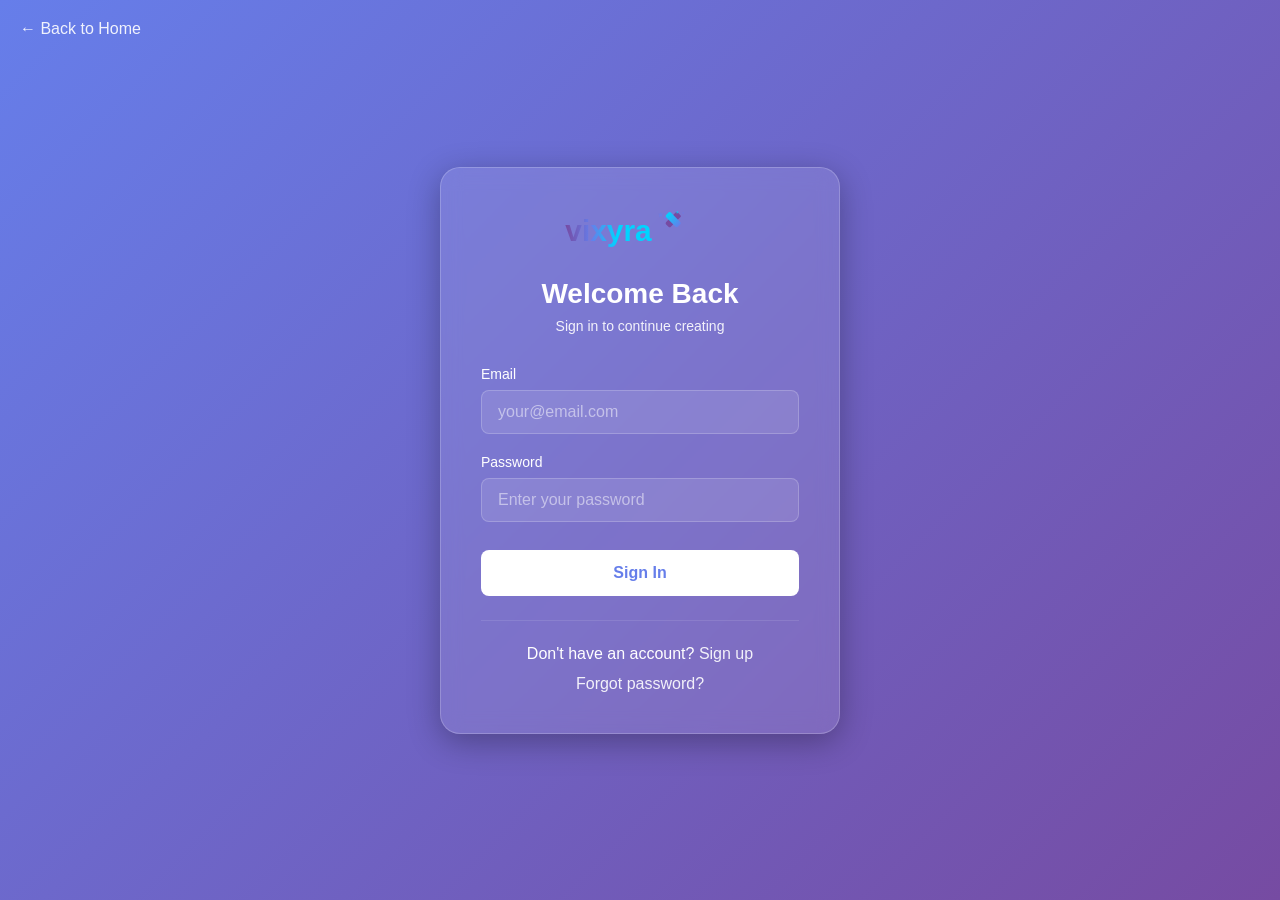
<file: profile.html>
<!DOCTYPE html>
<html lang="en">
<head>
  <meta charset="utf-8" />
  <meta name="viewport" content="width=device-width, initial-scale=1" />
  <title>Edit Profile - Vixyra</title>
  <link rel="icon" href="logo.svg" type="image/svg+xml" />
  <style>
    * {
      margin: 0;
      padding: 0;
      box-sizing: border-box;
    }

    body {
      font-family: -apple-system, BlinkMacSystemFont, 'Segoe UI', Roboto, 'Helvetica Neue', Arial, sans-serif;
      background: linear-gradient(135deg, #667eea 0%, #764ba2 100%);
      color: #ffffff;
      min-height: 100vh;
      padding: 20px;
    }

    .container {
      max-width: 800px;
      margin: 0 auto;
    }

    header {
      display: flex;
      justify-content: space-between;
      align-items: center;
      margin-bottom: 32px;
      flex-wrap: wrap;
      gap: 16px;
    }

    .logo {
      display: flex;
      align-items: center;
      gap: 12px;
      font-size: 24px;
      font-weight: 700;
      text-decoration: none;
      color: white;
    }

    .logo img {
      height: 40px;
      width: auto;
    }

    .btn {
      padding: 10px 20px;
      border-radius: 8px;
      text-decoration: none;
      font-weight: 500;
      transition: all 0.3s;
      border: none;
      cursor: pointer;
      font-size: 14px;
      display: inline-block;
    }

    .btn-primary {
      background: white;
      color: #667eea;
    }

    .btn-primary:hover {
      transform: translateY(-2px);
      box-shadow: 0 4px 12px rgba(0, 0, 0, 0.2);
    }

    .btn-secondary {
      background: rgba(255, 255, 255, 0.2);
      color: white;
      border: 1px solid rgba(255, 255, 255, 0.3);
    }

    .btn-secondary:hover {
      background: rgba(255, 255, 255, 0.3);
    }

    .btn-danger {
      background: rgba(255, 68, 68, 0.2);
      color: #ffcccc;
      border: 1px solid rgba(255, 68, 68, 0.5);
    }

    .btn-danger:hover {
      background: rgba(255, 68, 68, 0.3);
    }

    .profile-section {
      background: rgba(255, 255, 255, 0.1);
      backdrop-filter: blur(10px);
      border-radius: 16px;
      padding: 32px;
      border: 1px solid rgba(255, 255, 255, 0.2);
      margin-bottom: 24px;
    }

    .section-title {
      font-size: 24px;
      margin-bottom: 24px;
      padding-bottom: 12px;
      border-bottom: 2px solid rgba(255, 255, 255, 0.2);
    }

    .form-group {
      margin-bottom: 24px;
    }

    .form-group label {
      display: block;
      margin-bottom: 8px;
      font-size: 14px;
      font-weight: 500;
    }

    .form-group input,
    .form-group textarea {
      width: 100%;
      padding: 12px 16px;
      background: rgba(255, 255, 255, 0.1);
      border: 1px solid rgba(255, 255, 255, 0.2);
      border-radius: 8px;
      color: white;
      font-size: 16px;
      transition: all 0.3s;
      font-family: inherit;
    }

    .form-group input::placeholder,
    .form-group textarea::placeholder {
      color: rgba(255, 255, 255, 0.5);
    }

    .form-group input:focus,
    .form-group textarea:focus {
      outline: none;
      border-color: rgba(255, 255, 255, 0.5);
      background: rgba(255, 255, 255, 0.15);
    }

    .form-group textarea {
      resize: vertical;
      min-height: 100px;
    }

    .avatar-section {
      display: flex;
      align-items: center;
      gap: 24px;
      margin-bottom: 24px;
    }

    .avatar-preview {
      width: 100px;
      height: 100px;
      border-radius: 50%;
      background: rgba(255, 255, 255, 0.2);
      display: flex;
      align-items: center;
      justify-content: center;
      font-size: 40px;
      font-weight: 700;
      border: 3px solid rgba(255, 255, 255, 0.3);
      overflow: hidden;
    }

    .avatar-preview img {
      width: 100%;
      height: 100%;
      object-fit: cover;
    }

    .avatar-upload {
      flex: 1;
    }

    .file-input-wrapper {
      position: relative;
      display: inline-block;
    }

    .file-input-wrapper input[type="file"] {
      position: absolute;
      opacity: 0;
      width: 0;
      height: 0;
    }

    .file-input-label {
      display: inline-block;
      padding: 10px 20px;
      background: rgba(255, 255, 255, 0.1);
      border: 1px solid rgba(255, 255, 255, 0.3);
      border-radius: 8px;
      color: white;
      cursor: pointer;
      transition: all 0.3s;
    }

    .file-input-label:hover {
      background: rgba(255, 255, 255, 0.2);
    }

    .error-message {
      background: rgba(255, 68, 68, 0.2);
      border: 1px solid rgba(255, 68, 68, 0.5);
      color: #ffcccc;
      padding: 12px;
      border-radius: 8px;
      margin-bottom: 20px;
      font-size: 14px;
      display: none;
    }

    .error-message.show {
      display: block;
    }

    .success-message {
      background: rgba(76, 175, 80, 0.2);
      border: 1px solid rgba(76, 175, 80, 0.5);
      color: #c8e6c9;
      padding: 12px;
      border-radius: 8px;
      margin-bottom: 20px;
      font-size: 14px;
      display: none;
    }

    .success-message.show {
      display: block;
    }

    .danger-zone {
      background: rgba(255, 68, 68, 0.1);
      border: 1px solid rgba(255, 68, 68, 0.3);
      border-radius: 12px;
      padding: 24px;
      margin-top: 32px;
    }

    .danger-zone-title {
      font-size: 18px;
      color: #ffcccc;
      margin-bottom: 12px;
    }

    .danger-zone p {
      opacity: 0.9;
      margin-bottom: 16px;
      font-size: 14px;
    }
  </style>
</head>
<body>
  <div class="container">
    <header>
      <a href="dashboard.html" class="logo">
        <img src="logo.svg" alt="Vixyra Logo" />
        <span>Vixyra</span>
      </a>
      <div>
        <a href="dashboard.html" class="btn btn-secondary">Back to Dashboard</a>
      </div>
    </header>

    <div class="error-message" id="errorMessage"></div>
    <div class="success-message" id="successMessage"></div>

    <!-- Profile Section -->
    <div class="profile-section">
      <h2 class="section-title">Edit Profile</h2>
      
      <form id="profileForm">
        <div class="avatar-section">
          <div class="avatar-preview" id="avatarPreview">U</div>
          <div class="avatar-upload">
            <div class="file-input-wrapper">
              <input type="file" id="avatarInput" accept="image/*" />
              <label for="avatarInput" class="file-input-label">Upload Avatar</label>
            </div>
            <p style="font-size: 12px; opacity: 0.7; margin-top: 8px;">JPG, PNG or GIF. Max 2MB</p>
          </div>
        </div>

        <div class="form-group">
          <label for="name">Full Name</label>
          <input type="text" id="name" name="name" required />
        </div>

        <div class="form-group">
          <label for="email">Email</label>
          <input type="email" id="email" name="email" required />
          <p style="font-size: 12px; opacity: 0.7; margin-top: 4px;">Changing email requires re-verification</p>
        </div>

        <div class="form-group">
          <label for="bio">Bio</label>
          <textarea id="bio" name="bio" placeholder="Tell us about yourself..."></textarea>
        </div>

        <button type="submit" class="btn btn-primary">Save Changes</button>
      </form>
    </div>

    <!-- Change Password Section -->
    <div class="profile-section">
      <h2 class="section-title">Change Password</h2>
      
      <form id="passwordForm">
        <div class="form-group">
          <label for="currentPassword">Current Password</label>
          <input type="password" id="currentPassword" name="currentPassword" required />
        </div>

        <div class="form-group">
          <label for="newPassword">New Password</label>
          <input type="password" id="newPassword" name="newPassword" required minlength="6" />
        </div>

        <div class="form-group">
          <label for="confirmNewPassword">Confirm New Password</label>
          <input type="password" id="confirmNewPassword" name="confirmNewPassword" required minlength="6" />
        </div>

        <button type="submit" class="btn btn-primary">Change Password</button>
      </form>
    </div>

    <!-- Account Settings Section -->
    <div class="profile-section">
      <h2 class="section-title">Account Settings</h2>
      
      <form id="settingsForm">
        <div class="form-group">
          <label style="display: flex; align-items: center; gap: 12px; cursor: pointer;">
            <input type="checkbox" id="autoSave" style="width: auto;" />
            <span>Enable auto-save</span>
          </label>
        </div>

        <div class="form-group">
          <label for="theme">Theme</label>
          <select id="theme" style="width: 100%; padding: 12px 16px; background: rgba(255, 255, 255, 0.1); border: 1px solid rgba(255, 255, 255, 0.2); border-radius: 8px; color: white; font-size: 16px;">
            <option value="light">Light</option>
            <option value="dark">Dark</option>
            <option value="auto">Auto</option>
          </select>
        </div>

        <button type="submit" class="btn btn-primary">Save Settings</button>
      </form>
    </div>

    <!-- Delete Account Section -->
    <div class="profile-section danger-zone">
      <h2 class="danger-zone-title">Danger Zone</h2>
      <p>Once you delete your account, there is no going back. Please be certain.</p>
      <button type="button" class="btn btn-danger" onclick="deleteAccount()">Delete Account</button>
    </div>
  </div>

  <script src="auth.js"></script>
  <script src="ui-helpers.js"></script>
  <script>
    // Check authentication
    if (!AuthService.isAuthenticated()) {
      window.location.href = 'login.html?redirect=profile.html';
    }

    const user = AuthService.getCurrentUser();
    if (!user) {
      window.location.href = 'login.html';
    }

    // Load user data
    function loadUserData() {
      document.getElementById('name').value = user.name || '';
      document.getElementById('email').value = user.email || '';
      document.getElementById('bio').value = user.profile?.bio || '';
      document.getElementById('autoSave').checked = user.profile?.preferences?.autoSave !== false;
      document.getElementById('theme').value = user.profile?.preferences?.theme || 'light';
      
      // Avatar
      const avatarPreview = document.getElementById('avatarPreview');
      if (user.profile?.avatar) {
        avatarPreview.innerHTML = `<img src="${user.profile.avatar}" alt="Avatar" />`;
      } else {
        avatarPreview.textContent = (user.name || 'U').charAt(0).toUpperCase();
      }
    }

    loadUserData();

    // Avatar upload
    document.getElementById('avatarInput').addEventListener('change', function(e) {
      const file = e.target.files[0];
      if (file) {
        if (file.size > 2 * 1024 * 1024) {
          showError('Image size must be less than 2MB');
          return;
        }
        
        const reader = new FileReader();
        reader.onload = function(e) {
          const avatarPreview = document.getElementById('avatarPreview');
          avatarPreview.innerHTML = `<img src="${e.target.result}" alt="Avatar" />`;
          // Store as base64 for now (in production, upload to server)
          user.profile = user.profile || {};
          user.profile.avatar = e.target.result;
        };
        reader.readAsDataURL(file);
      }
    });

    // Profile form
    document.getElementById('profileForm').addEventListener('submit', async function(e) {
      e.preventDefault();
      
      const name = document.getElementById('name').value;
      const email = document.getElementById('email').value;
      const bio = document.getElementById('bio').value;
      const avatar = user.profile?.avatar || null;
      
      const updates = {
        name: name,
        email: email,
        bio: bio,
        avatar: avatar
      };
      
      const result = AuthService.updateProfile(updates);
      if (result.success) {
        showSuccess('Profile updated successfully!');
        user.name = name;
        user.email = email;
        user.profile = { ...user.profile, bio: bio, avatar: avatar };
        loadUserData();
      } else {
        showError(result.message || 'Failed to update profile');
      }
    });

    // Password form
    document.getElementById('passwordForm').addEventListener('submit', async function(e) {
      e.preventDefault();
      
      const submitBtn = e.target.querySelector('button[type="submit"]');
      const currentPassword = document.getElementById('currentPassword').value;
      const newPassword = document.getElementById('newPassword').value;
      const confirmPassword = document.getElementById('confirmNewPassword').value;
      
      if (newPassword !== confirmPassword) {
        const errorMsg = typeof ErrorMessages !== 'undefined'
          ? ErrorMessages.getMessage('PASSWORDS_DONT_MATCH')
          : 'New passwords do not match';
        showError(errorMsg);
        if (typeof Notifications !== 'undefined') {
          Notifications.error(errorMsg);
        }
        return;
      }
      
      if (newPassword.length < 6) {
        const errorMsg = typeof ErrorMessages !== 'undefined'
          ? ErrorMessages.getMessage('INVALID_PASSWORD')
          : 'Password must be at least 6 characters';
        showError(errorMsg);
        if (typeof Notifications !== 'undefined') {
          Notifications.error(errorMsg);
        }
        return;
      }
      
      // Show loading
      if (typeof LoadingStates !== 'undefined') {
        LoadingStates.setButtonLoading(submitBtn, 'Changing password...');
      }
      
      const result = AuthService.changePassword(currentPassword, newPassword);
      if (result.success) {
        if (typeof Notifications !== 'undefined') {
          Notifications.success('Password changed successfully!');
        }
        showSuccess('Password changed successfully!');
        document.getElementById('passwordForm').reset();
      } else {
        const errorMsg = typeof ErrorMessages !== 'undefined'
          ? ErrorMessages.parse(result)
          : (result.message || 'Failed to change password');
        showError(errorMsg);
        if (typeof Notifications !== 'undefined') {
          Notifications.error(errorMsg);
        }
      }
      
      if (typeof LoadingStates !== 'undefined') {
        LoadingStates.removeButtonLoading(submitBtn);
      }
    });

    // Settings form
    document.getElementById('settingsForm').addEventListener('submit', function(e) {
      e.preventDefault();
      
      const autoSave = document.getElementById('autoSave').checked;
      const theme = document.getElementById('theme').value;
      
      const updates = {
        preferences: {
          autoSave: autoSave,
          theme: theme
        }
      };
      
      const result = AuthService.updateProfile(updates);
      if (result.success) {
        showSuccess('Settings saved successfully!');
      } else {
        showError(result.message || 'Failed to save settings');
      }
    });

    // Delete account
    function deleteAccount() {
      if (!confirm('Are you sure you want to delete your account? This action cannot be undone!')) {
        return;
      }
      
      if (!confirm('This will delete all your projects and data. Type DELETE to confirm.')) {
        return;
      }
      
      const confirmation = prompt('Type DELETE to confirm account deletion:');
      if (confirmation !== 'DELETE') {
        showError('Account deletion cancelled');
        return;
      }
      
      // Delete user account
      const users = AuthService.getAllUsers();
      const filtered = users.filter(u => u.id !== user.id);
      localStorage.setItem('vixyra_users', JSON.stringify(filtered));
      
      // Delete user projects
      localStorage.removeItem(`vixyra_projects_${user.id}`);
      
      // Logout
      AuthService.logout();
      
      alert('Account deleted successfully');
      window.location.href = 'index.html';
    }

    function showError(message) {
      const errorMsg = document.getElementById('errorMessage');
      errorMsg.textContent = message;
      errorMsg.classList.add('show');
      setTimeout(() => errorMsg.classList.remove('show'), 5000);
      
      if (typeof Notifications !== 'undefined') {
        Notifications.error(message);
      }
    }

    function showSuccess(message) {
      const successMsg = document.getElementById('successMessage');
      successMsg.textContent = message;
      successMsg.classList.add('show');
      setTimeout(() => successMsg.classList.remove('show'), 3000);
      
      if (typeof Notifications !== 'undefined') {
        Notifications.success(message);
      }
    }
  </script>
</body>
</html>
</file>
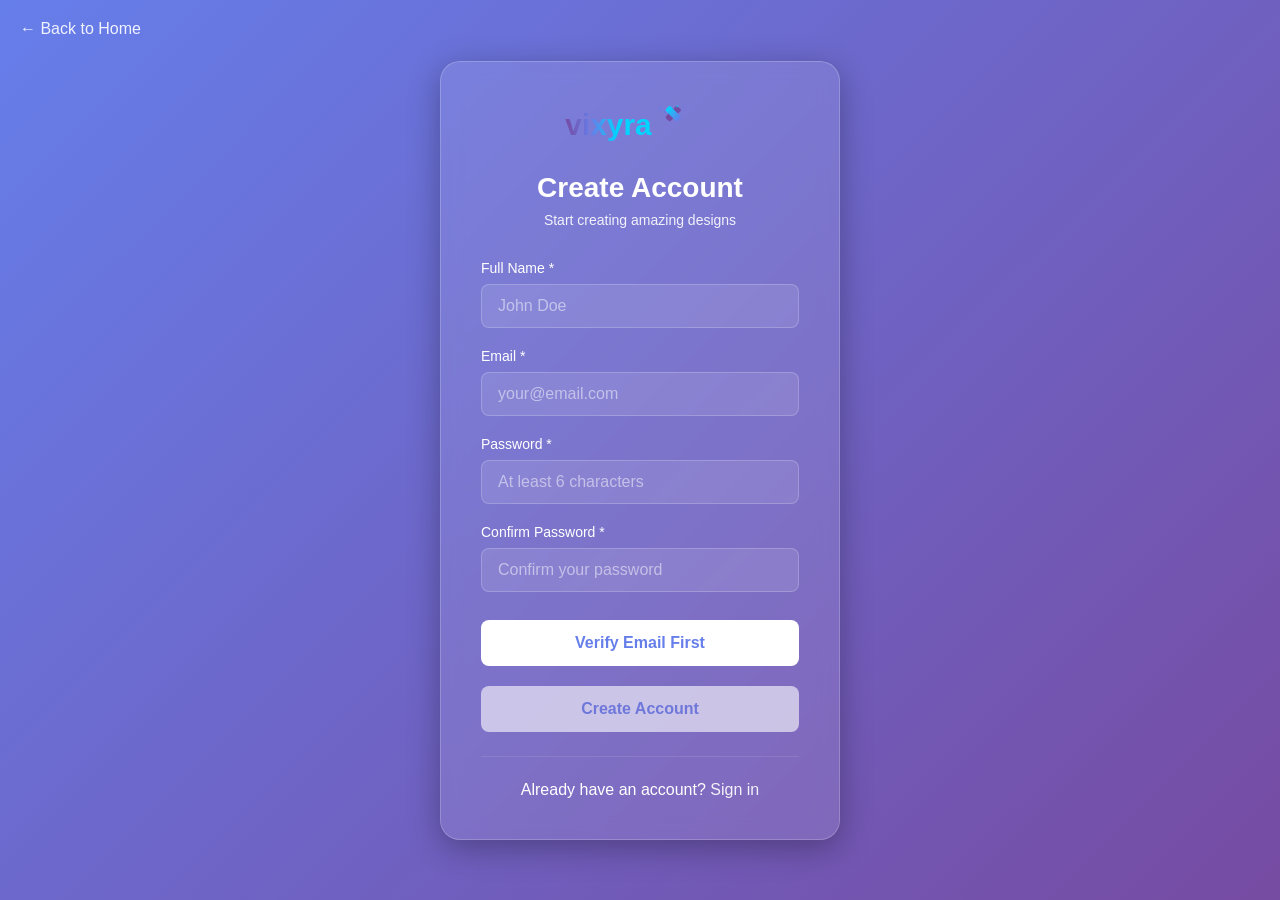
<file: signup.html>
<!DOCTYPE html>
<html lang="en">
<head>
  <meta charset="utf-8" />
  <meta name="viewport" content="width=device-width, initial-scale=1" />
  <title>Sign Up - Vixyra</title>
  <link rel="icon" href="logo.svg" type="image/svg+xml" />
  <style>
    * {
      margin: 0;
      padding: 0;
      box-sizing: border-box;
    }

    body {
      font-family: -apple-system, BlinkMacSystemFont, 'Segoe UI', Roboto, 'Helvetica Neue', Arial, sans-serif;
      background: linear-gradient(135deg, #667eea 0%, #764ba2 100%);
      color: #ffffff;
      min-height: 100vh;
      display: flex;
      align-items: center;
      justify-content: center;
      padding: 20px;
    }

    .auth-container {
      background: rgba(255, 255, 255, 0.1);
      backdrop-filter: blur(10px);
      border-radius: 20px;
      padding: 40px;
      width: 100%;
      max-width: 400px;
      border: 1px solid rgba(255, 255, 255, 0.2);
      box-shadow: 0 8px 32px rgba(0, 0, 0, 0.3);
    }

    .auth-header {
      text-align: center;
      margin-bottom: 32px;
    }

    .auth-header img {
      height: 50px;
      width: auto;
      margin-bottom: 16px;
    }

    .auth-header h1 {
      font-size: 28px;
      margin-bottom: 8px;
    }

    .auth-header p {
      opacity: 0.9;
      font-size: 14px;
    }

    .form-group {
      margin-bottom: 20px;
    }

    .form-group label {
      display: block;
      margin-bottom: 8px;
      font-size: 14px;
      font-weight: 500;
    }

    .form-group input {
      width: 100%;
      padding: 12px 16px;
      background: rgba(255, 255, 255, 0.1);
      border: 1px solid rgba(255, 255, 255, 0.2);
      border-radius: 8px;
      color: white;
      font-size: 16px;
      transition: all 0.3s;
    }

    .form-group input::placeholder {
      color: rgba(255, 255, 255, 0.5);
    }

    .form-group input:focus {
      outline: none;
      border-color: rgba(255, 255, 255, 0.5);
      background: rgba(255, 255, 255, 0.15);
    }

    .btn-primary {
      width: 100%;
      padding: 14px;
      background: white;
      color: #667eea;
      border: none;
      border-radius: 8px;
      font-size: 16px;
      font-weight: 600;
      cursor: pointer;
      transition: all 0.3s;
      margin-top: 8px;
    }

    .btn-primary:hover {
      transform: translateY(-2px);
      box-shadow: 0 4px 12px rgba(0, 0, 0, 0.2);
    }

    .btn-primary:disabled {
      opacity: 0.6;
      cursor: not-allowed;
      transform: none;
    }

    .auth-footer {
      text-align: center;
      margin-top: 24px;
      padding-top: 24px;
      border-top: 1px solid rgba(255, 255, 255, 0.1);
    }

    .auth-footer a {
      color: white;
      text-decoration: none;
      opacity: 0.9;
      transition: opacity 0.2s;
    }

    .auth-footer a:hover {
      opacity: 1;
    }

    .back-link {
      position: absolute;
      top: 20px;
      left: 20px;
      color: white;
      text-decoration: none;
      opacity: 0.9;
      transition: opacity 0.2s;
      display: flex;
      align-items: center;
      gap: 8px;
    }

    .back-link:hover {
      opacity: 1;
    }

    .error-message {
      background: rgba(255, 68, 68, 0.2);
      border: 1px solid rgba(255, 68, 68, 0.5);
      color: #ffcccc;
      padding: 12px;
      border-radius: 8px;
      margin-bottom: 20px;
      font-size: 14px;
      display: none;
    }

    .error-message.show {
      display: block;
    }

    .success-message {
      background: rgba(76, 175, 80, 0.2);
      border: 1px solid rgba(76, 175, 80, 0.5);
      color: #c8e6c9;
      padding: 12px;
      border-radius: 8px;
      margin-bottom: 20px;
      font-size: 14px;
      display: none;
    }

    .success-message.show {
      display: block;
    }
  </style>
</head>
<body>
  <a href="index.html" class="back-link">← Back to Home</a>
  
  <div class="auth-container">
    <div class="auth-header">
      <img src="logo.svg" alt="Vixyra Logo" />
      <h1>Create Account</h1>
      <p>Start creating amazing designs</p>
    </div>

    <div class="error-message" id="errorMessage"></div>
    <div class="success-message" id="successMessage"></div>

    <form id="signupForm">
      <div class="form-group">
        <label for="name">Full Name *</label>
        <input type="text" id="name" name="name" placeholder="John Doe" required autocomplete="name" />
      </div>

      <div class="form-group">
        <label for="email">Email *</label>
        <input type="email" id="email" name="email" placeholder="your@email.com" required autocomplete="email" />
        <div id="emailStatus" style="margin-top: 8px; font-size: 12px; opacity: 0.8;"></div>
      </div>

      <div class="form-group">
        <label for="password">Password *</label>
        <input type="password" id="password" name="password" placeholder="At least 6 characters" required autocomplete="new-password" minlength="6" />
      </div>

      <div class="form-group">
        <label for="confirmPassword">Confirm Password *</label>
        <input type="password" id="confirmPassword" name="confirmPassword" placeholder="Confirm your password" required autocomplete="new-password" minlength="6" />
      </div>

      <button type="button" class="btn-primary" id="verifyEmailBtn" style="margin-bottom: 12px;">Verify Email First</button>
      <button type="submit" class="btn-primary" id="signupBtn" disabled>Create Account</button>
    </form>

    <div class="auth-footer">
      <p>Already have an account? <a href="login.html">Sign in</a></p>
    </div>
  </div>

  <script src="email-config.js"></script>
  <script src="auth.js"></script>
  <script src="ui-helpers.js"></script>
  <script>
    const urlParams = new URLSearchParams(window.location.search);
    const verifiedEmail = urlParams.get('email');
    const isVerified = urlParams.get('verified') === 'true';

    // If coming from verification, restore form data and auto-fill
    if (verifiedEmail && isVerified) {
      // Restore form data from sessionStorage
      const savedFormData = sessionStorage.getItem('vixyra_signup_form_data');
      if (savedFormData) {
        try {
          const formData = JSON.parse(savedFormData);
          document.getElementById('name').value = formData.name || '';
          document.getElementById('email').value = formData.email || verifiedEmail;
          document.getElementById('password').value = formData.password || '';
          document.getElementById('confirmPassword').value = formData.confirmPassword || '';
          
          // Mark email as verified
          document.getElementById('email').disabled = true;
          document.getElementById('emailStatus').innerHTML = '<span style="color: #4caf50;">✓ Email verified</span>';
          document.getElementById('verifyEmailBtn').style.display = 'none';
          document.getElementById('signupBtn').disabled = false;
          
          // Clear saved data after using it
          sessionStorage.removeItem('vixyra_signup_form_data');
        } catch (e) {
          console.error('Error restoring form data:', e);
          // Fallback: just set email
          document.getElementById('email').value = verifiedEmail;
          document.getElementById('email').disabled = true;
          document.getElementById('emailStatus').innerHTML = '<span style="color: #4caf50;">✓ Email verified</span>';
          document.getElementById('verifyEmailBtn').style.display = 'none';
          document.getElementById('signupBtn').disabled = false;
        }
      } else {
        // Fallback: just set email if no saved data
        document.getElementById('email').value = verifiedEmail;
        document.getElementById('email').disabled = true;
        document.getElementById('emailStatus').innerHTML = '<span style="color: #4caf50;">✓ Email verified</span>';
        document.getElementById('verifyEmailBtn').style.display = 'none';
        document.getElementById('signupBtn').disabled = false;
      }
    }

    // Helper function to show success message
    function showSuccess(message) {
      const successMessage = document.getElementById('successMessage');
      if (successMessage) {
        successMessage.textContent = message;
        successMessage.classList.add('show');
      } else {
        alert(message);
      }
    }

    // Verify email button
    document.getElementById('verifyEmailBtn').addEventListener('click', async function() {
      const name = document.getElementById('name').value.trim();
      const email = document.getElementById('email').value.trim();
      const password = document.getElementById('password').value;
      const confirmPassword = document.getElementById('confirmPassword').value;
      const errorMessage = document.getElementById('errorMessage');
      const emailStatus = document.getElementById('emailStatus');
      const verifyBtn = document.getElementById('verifyEmailBtn');
      
      // Validate required fields
      if (!name) {
        errorMessage.textContent = 'Please enter your full name';
        errorMessage.classList.add('show');
        return;
      }
      
      if (!email) {
        errorMessage.textContent = 'Please enter your email address';
        errorMessage.classList.add('show');
        return;
      }
      
      // Check if email already exists
      const users = AuthService.getAllUsers();
      const existingUser = users.find(u => u.email.toLowerCase() === email.toLowerCase());
      if (existingUser) {
        errorMessage.textContent = 'This email is already registered. Please use a different email or sign in.';
        errorMessage.classList.add('show');
        return;
      }
      
      if (!password) {
        errorMessage.textContent = 'Please enter a password';
        errorMessage.classList.add('show');
        return;
      }
      
      if (password.length < 6) {
        errorMessage.textContent = 'Password must be at least 6 characters';
        errorMessage.classList.add('show');
        return;
      }
      
      if (password !== confirmPassword) {
        errorMessage.textContent = 'Passwords do not match';
        errorMessage.classList.add('show');
        return;
      }
      
      // Save form data to sessionStorage before redirecting
      const formData = {
        name: name,
        email: email,
        password: password,
        confirmPassword: confirmPassword
      };
      sessionStorage.setItem('vixyra_signup_form_data', JSON.stringify(formData));
      
      // Show loading state
      if (typeof LoadingStates !== 'undefined') {
        LoadingStates.setButtonLoading(verifyBtn, 'Sending code...');
      } else {
        verifyBtn.disabled = true;
        verifyBtn.textContent = 'Sending code...';
      }
      errorMessage.classList.remove('show');
      
      try {
        const result = await AuthService.sendVerificationEmail(email);
        console.log('Email send result:', result);
        
        if (typeof Notifications !== 'undefined') {
          Notifications.success('Verification code sent! Check your email.');
        } else {
          showSuccess('Verification code sent! Redirecting...');
        }
      } catch (error) {
        console.error('Email sending error:', error);
        const errorMsg = typeof ErrorMessages !== 'undefined'
          ? ErrorMessages.parse(error)
          : 'Failed to send verification code. Please try again.';
        
        if (typeof Notifications !== 'undefined') {
          Notifications.error(errorMsg);
        }
      } finally {
        if (typeof LoadingStates !== 'undefined') {
          LoadingStates.removeButtonLoading(verifyBtn);
        } else {
          verifyBtn.disabled = false;
          verifyBtn.textContent = 'Verify Email First';
        }
      }
      
      // ALWAYS redirect to verification page after attempting to send email
      // The code is stored in localStorage, so user can enter it even if there was an error
      console.log('Redirecting to verification page...');
      
      setTimeout(() => {
        console.log('Navigating to verify-email.html');
        window.location.href = `verify-email.html?email=${encodeURIComponent(email)}`;
      }, 1500);
    });

    // Signup form submission
    document.getElementById('signupForm').addEventListener('submit', async function(e) {
      e.preventDefault();
      
      const name = document.getElementById('name').value;
      const email = document.getElementById('email').value;
      const password = document.getElementById('password').value;
      const confirmPassword = document.getElementById('confirmPassword').value;
      const errorMessage = document.getElementById('errorMessage');
      const successMessage = document.getElementById('successMessage');
      const signupBtn = document.getElementById('signupBtn');
      
      errorMessage.classList.remove('show');
      successMessage.classList.remove('show');
      
      // Validate passwords match
      if (password !== confirmPassword) {
        errorMessage.textContent = 'Passwords do not match';
        errorMessage.classList.add('show');
        return;
      }
      
      if (password.length < 6) {
        errorMessage.textContent = 'Password must be at least 6 characters';
        errorMessage.classList.add('show');
        return;
      }

      // Check if email is verified
      if (!AuthService.isEmailVerified(email)) {
        errorMessage.textContent = 'Please verify your email first';
        errorMessage.classList.add('show');
        return;
      }
      
      signupBtn.disabled = true;
      signupBtn.textContent = 'Creating account...';
      
      try {
        const result = await AuthService.signup(name, email, password);
        if (result.success) {
          successMessage.textContent = 'Account created successfully! Redirecting...';
          successMessage.classList.add('show');
          setTimeout(() => {
            window.location.href = 'dashboard.html';
          }, 1500);
        } else {
          if (result.requiresVerification) {
            errorMessage.textContent = result.message;
            errorMessage.classList.add('show');
            document.getElementById('verifyEmailBtn').style.display = 'block';
          } else {
            errorMessage.textContent = result.message || 'Failed to create account';
            errorMessage.classList.add('show');
          }
        }
      } catch (error) {
        errorMessage.textContent = 'An error occurred. Please try again.';
        errorMessage.classList.add('show');
      } finally {
        signupBtn.disabled = false;
        signupBtn.textContent = 'Create Account';
      }
    });
  </script>
</body>
</html>
</file>
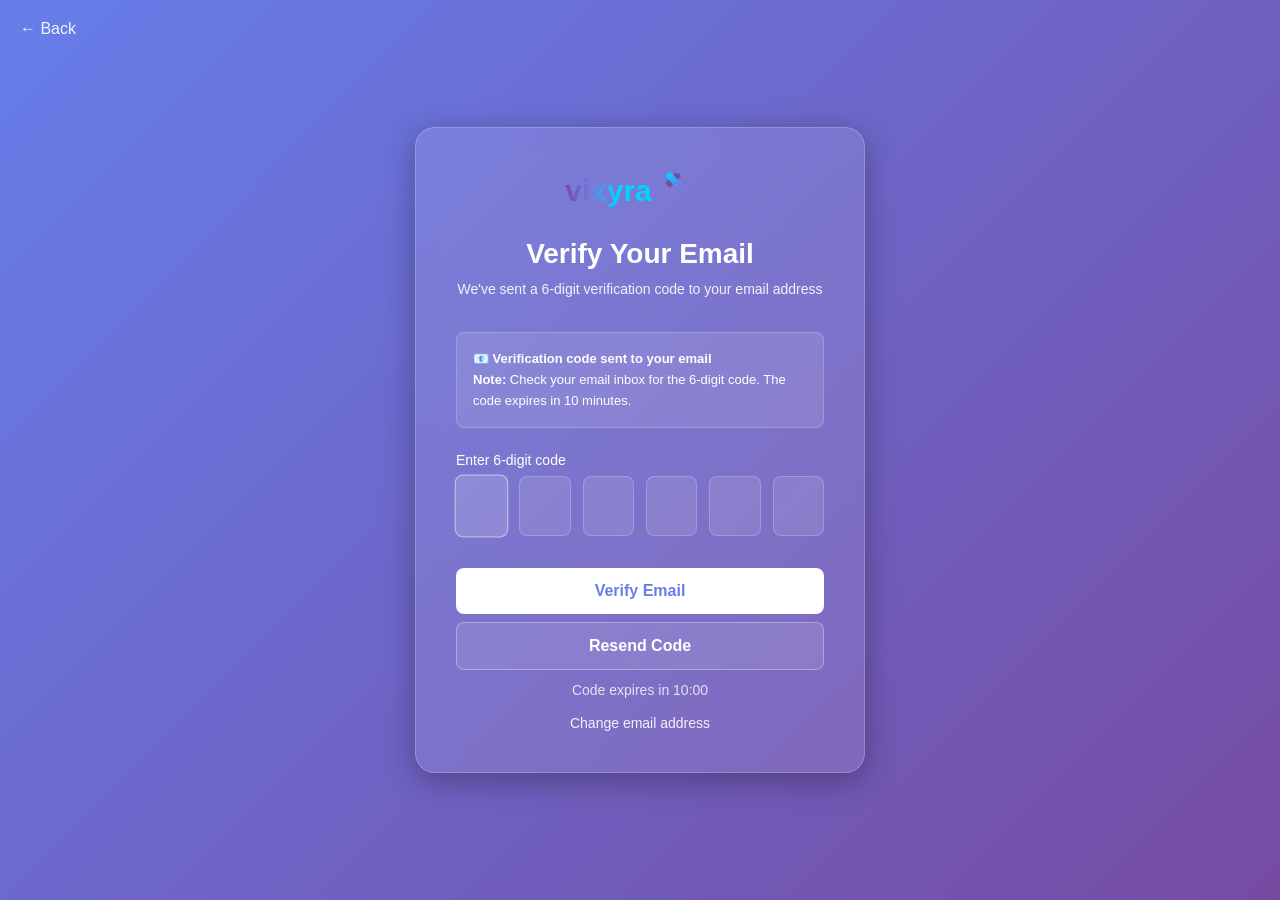
<file: verify-email.html>
<!DOCTYPE html>
<html lang="en">
<head>
  <meta charset="utf-8" />
  <meta name="viewport" content="width=device-width, initial-scale=1" />
  <title>Verify Email - Vixyra</title>
  <link rel="icon" href="logo.svg" type="image/svg+xml" />
  <style>
    * {
      margin: 0;
      padding: 0;
      box-sizing: border-box;
    }

    body {
      font-family: -apple-system, BlinkMacSystemFont, 'Segoe UI', Roboto, 'Helvetica Neue', Arial, sans-serif;
      background: linear-gradient(135deg, #667eea 0%, #764ba2 100%);
      color: #ffffff;
      min-height: 100vh;
      display: flex;
      align-items: center;
      justify-content: center;
      padding: 20px;
    }

    .auth-container {
      background: rgba(255, 255, 255, 0.1);
      backdrop-filter: blur(10px);
      border-radius: 20px;
      padding: 40px;
      width: 100%;
      max-width: 450px;
      border: 1px solid rgba(255, 255, 255, 0.2);
      box-shadow: 0 8px 32px rgba(0, 0, 0, 0.3);
    }

    .auth-header {
      text-align: center;
      margin-bottom: 32px;
    }

    .auth-header img {
      height: 50px;
      width: auto;
      margin-bottom: 16px;
    }

    .auth-header h1 {
      font-size: 28px;
      margin-bottom: 8px;
    }

    .auth-header p {
      opacity: 0.9;
      font-size: 14px;
      line-height: 1.6;
    }

    .code-input-container {
      display: flex;
      gap: 12px;
      justify-content: center;
      margin-bottom: 24px;
    }

    .code-input {
      width: 50px;
      height: 60px;
      text-align: center;
      font-size: 24px;
      font-weight: 600;
      background: rgba(255, 255, 255, 0.1);
      border: 2px solid rgba(255, 255, 255, 0.2);
      border-radius: 8px;
      color: white;
      transition: all 0.3s;
    }

    .code-input:focus {
      outline: none;
      border-color: white;
      background: rgba(255, 255, 255, 0.15);
      transform: scale(1.05);
    }

    .form-group {
      margin-bottom: 20px;
    }

    .form-group label {
      display: block;
      margin-bottom: 8px;
      font-size: 14px;
      font-weight: 500;
    }

    .form-group input {
      width: 100%;
      padding: 12px 16px;
      background: rgba(255, 255, 255, 0.1);
      border: 1px solid rgba(255, 255, 255, 0.2);
      border-radius: 8px;
      color: white;
      font-size: 16px;
      transition: all 0.3s;
    }

    .form-group input::placeholder {
      color: rgba(255, 255, 255, 0.5);
    }

    .form-group input:focus {
      outline: none;
      border-color: rgba(255, 255, 255, 0.5);
      background: rgba(255, 255, 255, 0.15);
    }

    .btn-primary {
      width: 100%;
      padding: 14px;
      background: white;
      color: #667eea;
      border: none;
      border-radius: 8px;
      font-size: 16px;
      font-weight: 600;
      cursor: pointer;
      transition: all 0.3s;
      margin-top: 8px;
    }

    .btn-primary:hover {
      transform: translateY(-2px);
      box-shadow: 0 4px 12px rgba(0, 0, 0, 0.2);
    }

    .btn-primary:disabled {
      opacity: 0.6;
      cursor: not-allowed;
      transform: none;
    }

    .btn-secondary {
      width: 100%;
      padding: 14px;
      background: rgba(255, 255, 255, 0.1);
      color: white;
      border: 1px solid rgba(255, 255, 255, 0.3);
      border-radius: 8px;
      font-size: 16px;
      font-weight: 600;
      cursor: pointer;
      transition: all 0.3s;
      margin-top: 8px;
    }

    .btn-secondary:hover {
      background: rgba(255, 255, 255, 0.2);
    }

    .back-link {
      position: absolute;
      top: 20px;
      left: 20px;
      color: white;
      text-decoration: none;
      opacity: 0.9;
      transition: opacity 0.2s;
      display: flex;
      align-items: center;
      gap: 8px;
    }

    .back-link:hover {
      opacity: 1;
    }

    .error-message {
      background: rgba(255, 68, 68, 0.2);
      border: 1px solid rgba(255, 68, 68, 0.5);
      color: #ffcccc;
      padding: 12px;
      border-radius: 8px;
      margin-bottom: 20px;
      font-size: 14px;
      display: none;
    }

    .error-message.show {
      display: block;
    }

    .success-message {
      background: rgba(76, 175, 80, 0.2);
      border: 1px solid rgba(76, 175, 80, 0.5);
      color: #c8e6c9;
      padding: 12px;
      border-radius: 8px;
      margin-bottom: 20px;
      font-size: 14px;
      display: none;
    }

    .success-message.show {
      display: block;
    }

    .info-box {
      background: rgba(255, 255, 255, 0.1);
      border: 1px solid rgba(255, 255, 255, 0.2);
      border-radius: 8px;
      padding: 16px;
      margin-bottom: 24px;
      font-size: 13px;
      line-height: 1.6;
    }

    .resend-link {
      text-align: center;
      margin-top: 16px;
    }

    .resend-link a {
      color: white;
      text-decoration: none;
      opacity: 0.9;
      font-size: 14px;
    }

    .resend-link a:hover {
      opacity: 1;
      text-decoration: underline;
    }

    .timer {
      text-align: center;
      margin-top: 12px;
      font-size: 14px;
      opacity: 0.8;
    }
  </style>
</head>
<body>
  <a href="signup.html" class="back-link">← Back</a>
  
  <div class="auth-container">
    <div class="auth-header">
      <img src="logo.svg" alt="Vixyra Logo" />
      <h1>Verify Your Email</h1>
      <p>We've sent a 6-digit verification code to your email address</p>
    </div>

    <div class="info-box" id="emailInfoBox">
      <strong>📧 Verification code sent to your email</strong><br>
      <strong>Note:</strong> Check your email inbox for the 6-digit code. The code expires in 10 minutes.
    </div>

    <div class="error-message" id="errorMessage"></div>
    <div class="success-message" id="successMessage"></div>

    <form id="verifyForm">
      <div class="form-group">
        <label>Enter 6-digit code</label>
        <div class="code-input-container">
          <input type="text" class="code-input" id="code1" maxlength="1" pattern="[0-9]" inputmode="numeric" />
          <input type="text" class="code-input" id="code2" maxlength="1" pattern="[0-9]" inputmode="numeric" />
          <input type="text" class="code-input" id="code3" maxlength="1" pattern="[0-9]" inputmode="numeric" />
          <input type="text" class="code-input" id="code4" maxlength="1" pattern="[0-9]" inputmode="numeric" />
          <input type="text" class="code-input" id="code5" maxlength="1" pattern="[0-9]" inputmode="numeric" />
          <input type="text" class="code-input" id="code6" maxlength="1" pattern="[0-9]" inputmode="numeric" />
        </div>
      </div>

      <button type="submit" class="btn-primary" id="verifyBtn">Verify Email</button>
      <button type="button" class="btn-secondary" id="resendBtn" onclick="resendCode()">Resend Code</button>
      
      <div class="timer" id="timer">Code expires in <span id="timerValue">10:00</span></div>
      
      <div class="resend-link">
        <a href="signup.html">Change email address</a>
      </div>
    </form>
  </div>

  <script src="email-config.js"></script>
  <script src="auth.js"></script>
  <script src="ui-helpers.js"></script>
  <script>
    const urlParams = new URLSearchParams(window.location.search);
    const email = urlParams.get('email') || '';
    let countdownInterval = null;

    // Auto-focus first input
    document.getElementById('code1').focus();

    // Auto-advance to next input
    const codeInputs = ['code1', 'code2', 'code3', 'code4', 'code5', 'code6'];
    codeInputs.forEach((id, index) => {
      const input = document.getElementById(id);
      input.addEventListener('input', function(e) {
        if (e.target.value && index < codeInputs.length - 1) {
          document.getElementById(codeInputs[index + 1]).focus();
        }
      });
      input.addEventListener('keydown', function(e) {
        if (e.key === 'Backspace' && !e.target.value && index > 0) {
          document.getElementById(codeInputs[index - 1]).focus();
        }
      });
      input.addEventListener('paste', function(e) {
        e.preventDefault();
        const pasted = e.clipboardData.getData('text').replace(/\D/g, '').substring(0, 6);
        for (let i = 0; i < pasted.length && i < codeInputs.length; i++) {
          document.getElementById(codeInputs[i]).value = pasted[i];
        }
        if (pasted.length === 6) {
          document.getElementById(codeInputs[5]).focus();
        }
      });
    });

    // Start countdown timer
    function startTimer(minutes = 10) {
      let seconds = minutes * 60;
      const timerValue = document.getElementById('timerValue');
      const timer = document.getElementById('timer');
      
      if (countdownInterval) clearInterval(countdownInterval);
      
      countdownInterval = setInterval(() => {
        const mins = Math.floor(seconds / 60);
        const secs = seconds % 60;
        timerValue.textContent = `${mins}:${secs.toString().padStart(2, '0')}`;
        
        if (seconds <= 0) {
          clearInterval(countdownInterval);
          timer.innerHTML = '<span style="color: #ffcccc;">Code expired. Please request a new one.</span>';
          document.getElementById('verifyBtn').disabled = true;
        }
        seconds--;
      }, 1000);
    }

    startTimer(10);

    // Verify form submission
    document.getElementById('verifyForm').addEventListener('submit', async function(e) {
      e.preventDefault();
      
      const code = codeInputs.map(id => document.getElementById(id).value).join('');
      const errorMessage = document.getElementById('errorMessage');
      const successMessage = document.getElementById('successMessage');
      const verifyBtn = document.getElementById('verifyBtn');
      
      errorMessage.classList.remove('show');
      successMessage.classList.remove('show');
      
      if (code.length !== 6) {
        errorMessage.textContent = 'Please enter the complete 6-digit code';
        errorMessage.classList.add('show');
        return;
      }
      
      // Show loading state
      if (typeof LoadingStates !== 'undefined') {
        LoadingStates.setButtonLoading(verifyBtn, 'Verifying...');
      } else {
        verifyBtn.disabled = true;
        verifyBtn.textContent = 'Verifying...';
      }
      
      try {
        const result = await AuthService.verifyEmailCode(email, code);
        if (result.success) {
          if (typeof Notifications !== 'undefined') {
            Notifications.success('Email verified successfully!');
          }
          successMessage.textContent = 'Email verified successfully! Creating your account...';
          successMessage.classList.add('show');
          clearInterval(countdownInterval);
          
          // Check if form data exists in sessionStorage
          const savedFormData = sessionStorage.getItem('vixyra_signup_form_data');
          if (savedFormData) {
            try {
              const formData = JSON.parse(savedFormData);
              
              // Auto-create account with saved form data
              const signupResult = await AuthService.signup(
                formData.name,
                formData.email,
                formData.password
              );
              
              if (signupResult.success) {
                // Clear saved form data
                sessionStorage.removeItem('vixyra_signup_form_data');
                
                if (typeof Notifications !== 'undefined') {
                  Notifications.success('Account created! Welcome to Vixyra! 🎨');
                }
                successMessage.textContent = 'Account created successfully! Redirecting to dashboard...';
                setTimeout(() => {
                  window.location.href = 'dashboard.html';
                }, 1500);
              } else {
                // If signup fails, redirect to signup page with data
                const errorMsg = typeof ErrorMessages !== 'undefined'
                  ? ErrorMessages.parse(signupResult)
                  : signupResult.message || 'Failed to create account';
                
                if (typeof Notifications !== 'undefined') {
                  Notifications.warning(errorMsg);
                }
                successMessage.textContent = 'Email verified! Redirecting to complete signup...';
                setTimeout(() => {
                  window.location.href = `signup.html?email=${encodeURIComponent(email)}&verified=true`;
                }, 1500);
              }
            } catch (e) {
              console.error('Error creating account:', e);
              const errorMsg = typeof ErrorMessages !== 'undefined'
                ? ErrorMessages.parse(e)
                : 'Error creating account';
              
              if (typeof Notifications !== 'undefined') {
                Notifications.error(errorMsg);
              }
              // Fallback: redirect to signup page
              successMessage.textContent = 'Email verified! Redirecting to complete signup...';
              setTimeout(() => {
                window.location.href = `signup.html?email=${encodeURIComponent(email)}&verified=true`;
              }, 1500);
            }
          } else {
            // No saved form data, redirect to signup page
            successMessage.textContent = 'Email verified! Redirecting to complete signup...';
            setTimeout(() => {
              window.location.href = `signup.html?email=${encodeURIComponent(email)}&verified=true`;
            }, 1500);
          }
        } else {
          const errorMsg = typeof ErrorMessages !== 'undefined'
            ? ErrorMessages.getMessage('INVALID_CODE', result.message)
            : (result.message || 'Invalid verification code');
          
          errorMessage.textContent = errorMsg;
          errorMessage.classList.add('show');
          
          if (typeof Notifications !== 'undefined') {
            Notifications.error(errorMsg);
          }
          
          // Clear inputs on error
          codeInputs.forEach(id => document.getElementById(id).value = '');
          document.getElementById('code1').focus();
        }
      } catch (error) {
        const errorMsg = typeof ErrorMessages !== 'undefined'
          ? ErrorMessages.parse(error)
          : 'An error occurred. Please try again.';
        
        errorMessage.textContent = errorMsg;
        errorMessage.classList.add('show');
        
        if (typeof Notifications !== 'undefined') {
          Notifications.error(errorMsg);
        }
      } finally {
        if (typeof LoadingStates !== 'undefined') {
          LoadingStates.removeButtonLoading(verifyBtn);
        } else {
          verifyBtn.disabled = false;
          verifyBtn.textContent = 'Verify Email';
        }
      }
    });

    // Resend code
    async function resendCode() {
      const resendBtn = document.getElementById('resendBtn');
      const errorMessage = document.getElementById('errorMessage');
      const successMessage = document.getElementById('successMessage');
      
      resendBtn.disabled = true;
      resendBtn.textContent = 'Sending...';
      errorMessage.classList.remove('show');
      successMessage.classList.remove('show');
      
      try {
        const result = await AuthService.sendVerificationEmail(email);
        if (result.success) {
          if (result.requiresManualCheck) {
            successMessage.textContent = 'Please check your email inbox. If you did not receive the code, contact hello.vixyra@gmail.com';
          } else {
            successMessage.textContent = 'New verification code sent to your email!';
          }
          successMessage.classList.add('show');
          startTimer(10);
          // Clear inputs
          codeInputs.forEach(id => document.getElementById(id).value = '');
          document.getElementById('code1').focus();
        } else {
          errorMessage.textContent = result.message || 'Failed to send code';
          errorMessage.classList.add('show');
        }
      } catch (error) {
        errorMessage.textContent = 'An error occurred. Please try again.';
        errorMessage.classList.add('show');
      } finally {
        resendBtn.disabled = false;
        resendBtn.textContent = 'Resend Code';
      }
    }

    // If email is in URL, show it
    if (email) {
      const infoBox = document.getElementById('emailInfoBox');
      if (infoBox) {
        infoBox.innerHTML = `<strong>📧 Verification code sent to:</strong> ${email}<br><strong>Note:</strong> Check your email inbox for the 6-digit code. The code expires in 10 minutes.`;
      }
    }
  </script>
</body>
</html>
</file>
<file: styles.css>
* {
        margin: 0;
        padding: 0;
        box-sizing: border-box;
      }

      body {
        font-family: -apple-system, BlinkMacSystemFont, 'Segoe UI', Roboto, 'Helvetica Neue', Arial, sans-serif;
        background: #1a1a1a;
        color: #ffffff;
        overflow: hidden;
        height: 100vh;
      }

      .App {
        display: flex;
        flex-direction: column;
        height: 100vh;
        background: #1a1a1a;
      }

      /* Top Bar */
      .top-bar {
        height: 56px;
        background: linear-gradient(135deg, #667eea 0%, #764ba2 100%);
        display: flex;
        align-items: center;
        padding: 0 16px;
        box-shadow: 0 2px 8px rgba(0, 0, 0, 0.2);
        z-index: 1000;
      }

      .top-bar-left {
        display: flex;
        align-items: center;
        gap: 16px;
      }

      .top-bar-left button {
        background: transparent;
        border: none;
        color: white;
        font-size: 14px;
        padding: 8px 12px;
        cursor: pointer;
        border-radius: 4px;
        transition: background 0.2s;
        pointer-events: auto;
        z-index: 100;
        position: relative;
      }

      .top-bar-left button:hover {
        background: rgba(255, 255, 255, 0.1);
      }

      .top-bar-title {
        font-size: 14px;
        font-weight: 500;
        color: white;
        margin-left: 8px;
      }

      .top-bar-right {
        display: flex;
        align-items: center;
        gap: 8px;
        margin-left: auto;
      }

      .top-bar-right button {
        background: rgba(255, 255, 255, 0.2);
        border: none;
        color: white;
        font-size: 14px;
        padding: 8px 16px;
        cursor: pointer;
        border-radius: 6px;
        transition: all 0.2s;
        pointer-events: auto;
        z-index: 100;
        position: relative;
      }

      .top-bar-right button:hover {
        background: rgba(255, 255, 255, 0.3);
      }

      /* Main Container */
      .main-container {
        display: flex;
        flex: 1;
        overflow: hidden;
      }

      /* Left Sidebar */
      .left-sidebar {
        width: 64px;
        background: #2d2d2d;
        display: flex;
        flex-direction: column;
        align-items: center;
        padding: 8px 0;
        border-right: 1px solid #3d3d3d;
        overflow-y: auto;
      }

      .sidebar-item {
        width: 48px;
        height: 48px;
        display: flex;
        flex-direction: column;
        align-items: center;
        justify-content: center;
        cursor: pointer;
        border-radius: 8px;
        margin: 4px 0;
        transition: all 0.2s;
        color: #b3b3b3;
        pointer-events: auto;
        z-index: 10;
        position: relative;
      }

      .sidebar-item:hover {
        background: #3d3d3d;
        color: #ffffff;
      }

      .sidebar-item.active {
        background: #667eea;
        color: #ffffff;
      }

      .sidebar-item-icon {
        font-size: 20px;
        margin-bottom: 4px;
      }

      .sidebar-item-label {
        font-size: 10px;
        text-align: center;
      }

      /* Panel Area */
      .panel-area {
        width: 320px;
        background: #2d2d2d;
        border-right: 1px solid #3d3d3d;
        display: none;
        flex-direction: column;
        overflow-y: auto;
      }

      .panel-area.active {
        display: flex;
      }

      .panel-header {
        padding: 16px;
        border-bottom: 1px solid #3d3d3d;
        font-size: 16px;
        font-weight: 600;
      }

      .panel-content {
        padding: 16px;
        flex: 1;
      }

      .panel-section {
        margin-bottom: 24px;
      }

      .panel-section-title {
        font-size: 12px;
        font-weight: 600;
        color: #b3b3b3;
        text-transform: uppercase;
        margin-bottom: 12px;
        letter-spacing: 0.5px;
      }

      .panel-button {
        width: 100%;
        padding: 12px 16px;
        background: #667eea;
        color: white;
        border: none;
        border-radius: 8px;
        font-size: 14px;
        font-weight: 500;
        cursor: pointer;
        margin-bottom: 8px;
        transition: all 0.2s;
        pointer-events: auto;
        z-index: 10;
        position: relative;
      }

      .panel-button:hover {
        background: #5568d3;
        transform: translateY(-1px);
      }

      .panel-button.secondary {
        background: #3d3d3d;
      }

      .panel-button.secondary:hover {
        background: #4d4d4d;
      }

      .shapes-grid {
        display: grid;
        grid-template-columns: repeat(2, 1fr);
        gap: 8px;
        margin-bottom: 16px;
      }

      .shape-button {
        padding: 16px;
        background: #3d3d3d;
        border: 1px solid #4d4d4d;
        border-radius: 8px;
        cursor: pointer;
        text-align: center;
        transition: all 0.2s;
        font-size: 24px;
      }

      .shape-button:hover {
        background: #4d4d4d;
        border-color: #667eea;
      }

      .control-group {
        margin-bottom: 16px;
      }

      .control-label {
        font-size: 12px;
        color: #b3b3b3;
        margin-bottom: 8px;
        display: block;
      }

      .color-input-wrapper {
        display: flex;
        align-items: center;
        gap: 12px;
      }

      .color-input-wrapper input[type="color"] {
        width: 50px;
        height: 40px;
        border: 2px solid #3d3d3d;
        border-radius: 6px;
        cursor: pointer;
        background: none;
      }

      .checkbox-group {
        display: flex;
        flex-wrap: wrap;
        gap: 12px;
      }

      .checkbox-item {
        display: flex;
        align-items: center;
        gap: 8px;
        padding: 8px 12px;
        background: #3d3d3d;
        border-radius: 6px;
        cursor: pointer;
        transition: all 0.2s;
      }

      .checkbox-item:hover {
        background: #4d4d4d;
      }

      .checkbox-item input[type="checkbox"] {
        width: 16px;
        height: 16px;
        cursor: pointer;
        accent-color: #667eea;
      }

      .slider-group {
        display: flex;
        align-items: center;
        gap: 12px;
      }

      .slider-group input[type="range"] {
        flex: 1;
        height: 4px;
        border-radius: 2px;
        background: #3d3d3d;
        outline: none;
        -webkit-appearance: none;
        appearance: none;
      }

      .slider-group input[type="range"]::-webkit-slider-thumb {
        -webkit-appearance: none;
        appearance: none;
        width: 16px;
        height: 16px;
        border-radius: 50%;
        background: #667eea;
        cursor: pointer;
      }

      .slider-group input[type="range"]::-moz-range-thumb {
        width: 16px;
        height: 16px;
        border-radius: 50%;
        background: #667eea;
        cursor: pointer;
        border: none;
      }

      .slider-value {
        min-width: 40px;
        text-align: center;
        background: #3d3d3d;
        padding: 4px 8px;
        border-radius: 4px;
        font-size: 12px;
      }

      .select-control {
        width: 100%;
        padding: 10px 12px;
        background: #3d3d3d;
        border: 1px solid #4d4d4d;
        border-radius: 6px;
        color: white;
        font-size: 14px;
        cursor: pointer;
      }

      .select-control:focus {
        outline: none;
        border-color: #667eea;
      }

      .input-control {
        width: 100%;
        padding: 10px 12px;
        background: #3d3d3d;
        border: 1px solid #4d4d4d;
        border-radius: 6px;
        color: white;
        font-size: 14px;
      }

      .input-control:focus {
        outline: none;
        border-color: #667eea;
      }

      /* Layers Panel */
      .layers-list {
        display: flex;
        flex-direction: column;
        gap: 4px;
      }

      .layer-item {
        display: flex;
        align-items: center;
        gap: 8px;
        padding: 8px 12px;
        background: #3d3d3d;
        border-radius: 6px;
        cursor: pointer;
        transition: all 0.2s;
      }

      .layer-item:hover {
        background: #4d4d4d;
      }

      .layer-item.active {
        background: #667eea;
      }

      .layer-item input[type="checkbox"] {
        width: 16px;
        height: 16px;
        accent-color: #667eea;
      }

      .layer-item-name {
        flex: 1;
        font-size: 12px;
      }

      .layer-controls {
        display: flex;
        gap: 4px;
      }

      .layer-controls button {
        background: transparent;
        border: none;
        color: #b3b3b3;
        cursor: pointer;
        padding: 4px;
        font-size: 12px;
      }

      .layer-controls button:hover {
        color: white;
      }

      /* Templates Grid */
      .templates-grid {
        display: grid;
        grid-template-columns: repeat(2, 1fr);
        gap: 12px;
      }

      .template-item {
        aspect-ratio: 16/9;
        background: #3d3d3d;
        border-radius: 8px;
        cursor: pointer;
        overflow: hidden;
        position: relative;
        border: 2px solid transparent;
        transition: all 0.2s;
      }

      .template-item:hover {
        border-color: #667eea;
        transform: scale(1.02);
      }

      .template-preview {
        width: 100%;
        height: 100%;
        background: linear-gradient(135deg, #667eea 0%, #764ba2 100%);
        display: flex;
        align-items: center;
        justify-content: center;
        font-size: 12px;
        color: white;
      }

      .template-name {
        position: absolute;
        bottom: 0;
        left: 0;
        right: 0;
        background: rgba(0, 0, 0, 0.7);
        padding: 8px;
        font-size: 10px;
        text-align: center;
      }

      /* Stock Images */
      .stock-images-grid {
        display: grid;
        grid-template-columns: repeat(2, 1fr);
        gap: 8px;
        max-height: 400px;
        overflow-y: auto;
      }

      .stock-image-item {
        aspect-ratio: 1;
        background: #3d3d3d;
        border-radius: 6px;
        cursor: pointer;
        overflow: hidden;
        position: relative;
      }

      .stock-image-item img {
        width: 100%;
        height: 100%;
        object-fit: cover;
      }

      /* Modal */
      .modal {
        display: none;
        position: fixed;
        top: 0;
        left: 0;
        right: 0;
        bottom: 0;
        background: rgba(0, 0, 0, 0.8);
        z-index: 10000;
        align-items: center;
        justify-content: center;
        pointer-events: none;
      }

      .modal.active {
        display: flex;
        pointer-events: auto;
      }
      
      .modal-content {
        pointer-events: auto;
        position: relative;
        z-index: 10001;
      }
      
      /* Ensure buttons are clickable */
      button, .panel-button, .sidebar-item, .shape-button, .animation-preset {
        pointer-events: auto !important;
        cursor: pointer !important;
        user-select: none !important;
        -webkit-user-select: none !important;
        -moz-user-select: none !important;
        -ms-user-select: none !important;
      }
      
      /* Prevent any overlay from blocking */
      .App, .main-container, .panel-area, .canvas-area {
        pointer-events: auto;
      }
      
      /* Make sure nothing blocks clicks */
      * {
        -webkit-tap-highlight-color: transparent;
      }

      .modal-content {
        background: #2d2d2d;
        border-radius: 12px;
        padding: 24px;
        max-width: 500px;
        width: 90%;
        max-height: 80vh;
        overflow-y: auto;
      }

      .modal-header {
        display: flex;
        justify-content: space-between;
        align-items: center;
        margin-bottom: 20px;
      }

      .modal-title {
        font-size: 18px;
        font-weight: 600;
      }

      .modal-close {
        background: transparent;
        border: none;
        color: #b3b3b3;
        font-size: 24px;
        cursor: pointer;
        width: 32px;
        height: 32px;
        display: flex;
        align-items: center;
        justify-content: center;
        border-radius: 4px;
      }

      .modal-close:hover {
        background: #3d3d3d;
        color: white;
      }

      /* Canvas Area */
      .canvas-area {
        flex: 1;
        display: flex;
        align-items: center;
        justify-content: center;
        background: #1a1a1a;
        position: relative;
        overflow: auto;
      }

      #canvas {
        border: 2px solid #3d3d3d;
        background-color: #FDEFEF;
        box-shadow: 0 4px 20px rgba(0, 0, 0, 0.5);
        border-radius: 4px;
        pointer-events: auto;
      }
      
      /* Ensure canvas container doesn't block */
      .canvas-area {
        pointer-events: none;
      }
      
      .canvas-area > * {
        pointer-events: auto;
      }

      /* Bottom Bar */
      .bottom-bar {
        height: 48px;
        background: #2d2d2d;
        border-top: 1px solid #3d3d3d;
        display: flex;
        align-items: center;
        padding: 0 16px;
        gap: 16px;
      }

      .zoom-control {
        display: flex;
        align-items: center;
        gap: 8px;
      }

      .zoom-control button {
        width: 32px;
        height: 32px;
        background: #3d3d3d;
        border: none;
        color: white;
        border-radius: 4px;
        cursor: pointer;
        font-size: 18px;
        display: flex;
        align-items: center;
        justify-content: center;
        transition: background 0.2s;
      }

      .zoom-control button:hover {
        background: #4d4d4d;
      }

      .zoom-control select {
        padding: 6px 12px;
        background: #3d3d3d;
        border: 1px solid #4d4d4d;
        border-radius: 4px;
        color: white;
        font-size: 12px;
        cursor: pointer;
      }

      .page-control {
        display: flex;
        align-items: center;
        gap: 8px;
        margin-left: auto;
      }

      .page-preview {
        width: 32px;
        height: 20px;
        background: white;
        border: 1px solid #3d3d3d;
        border-radius: 2px;
        display: flex;
        align-items: center;
        justify-content: center;
        font-size: 10px;
        color: #1a1a1a;
        cursor: pointer;
      }

      .page-nav {
        display: flex;
        align-items: center;
        gap: 4px;
      }

      .page-nav button {
        background: #3d3d3d;
        border: none;
        color: white;
        width: 24px;
        height: 24px;
        border-radius: 4px;
        cursor: pointer;
        font-size: 12px;
      }

      .page-nav button:hover {
        background: #4d4d4d;
      }

      .file-input-wrapper {
        position: relative;
        display: inline-block;
        width: 100%;
      }

      .file-input-wrapper input[type="file"] {
        position: absolute;
        opacity: 0;
        width: 100%;
        height: 100%;
        cursor: pointer;
      }

      .file-input-label {
        display: block;
        padding: 12px 16px;
        background: #3d3d3d;
        border-radius: 8px;
        text-align: center;
        cursor: pointer;
        transition: all 0.2s;
      }

      .file-input-label:hover {
        background: #4d4d4d;
      }

      /* Animation Controls */
      .animation-controls {
        display: flex;
        flex-direction: column;
        gap: 12px;
      }

      .animation-preset {
        padding: 10px;
        background: #3d3d3d;
        border-radius: 6px;
        cursor: pointer;
        text-align: center;
        transition: all 0.2s;
      }

      .animation-preset:hover {
        background: #4d4d4d;
      }

      /* Scrollbar */
      ::-webkit-scrollbar {
        width: 8px;
        height: 8px;
      }

      ::-webkit-scrollbar-track {
        background: #2d2d2d;
      }

      ::-webkit-scrollbar-thumb {
        background: #4d4d4d;
        border-radius: 4px;
      }

      ::-webkit-scrollbar-thumb:hover {
        background: #5d5d5d;
      }
</file>
